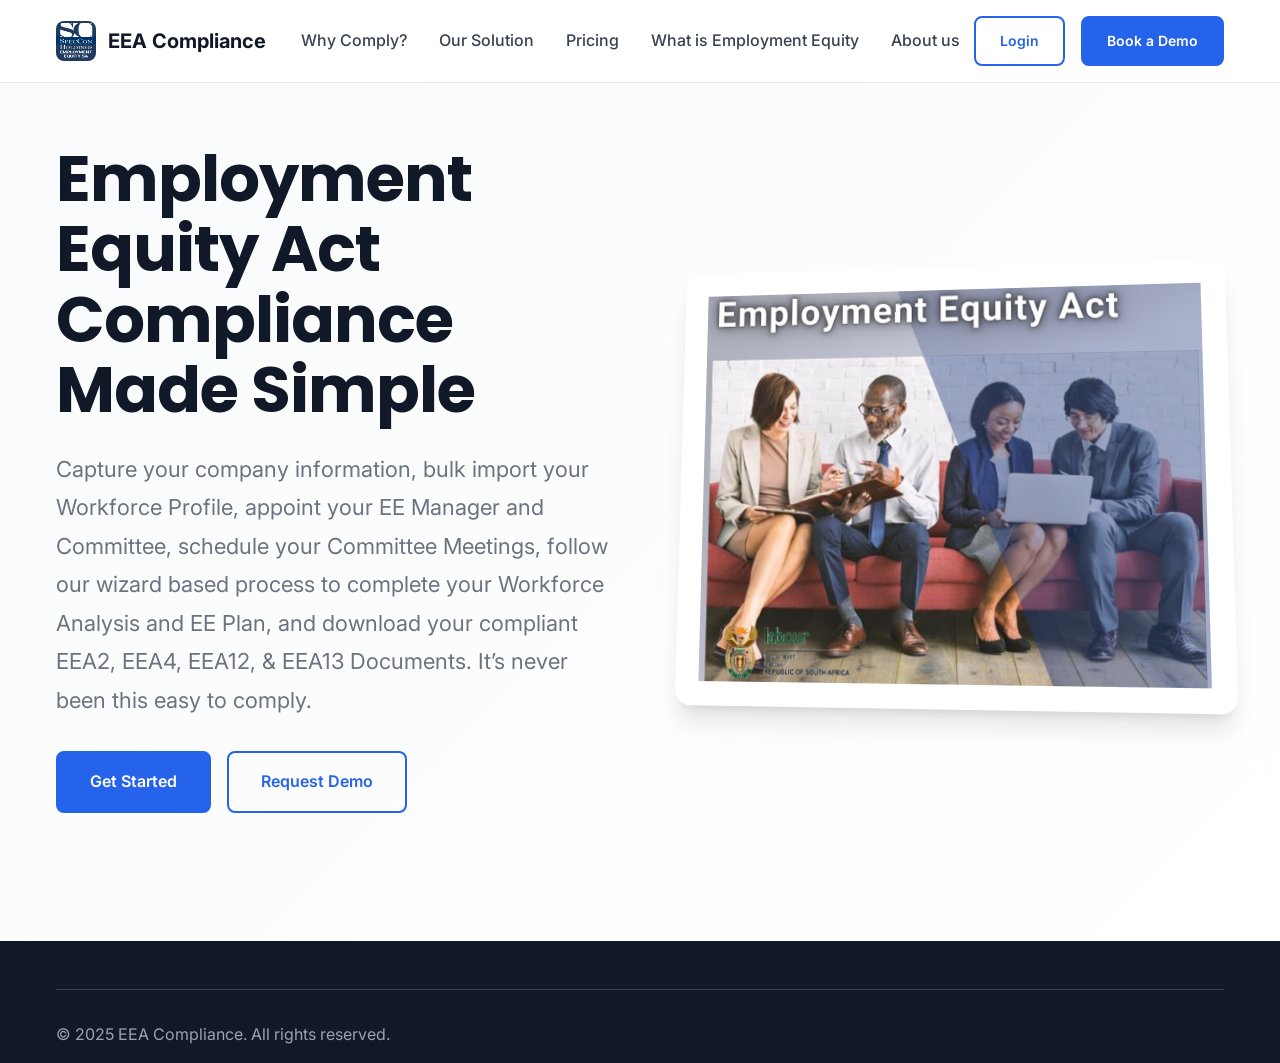
<file: index.html>
<!DOCTYPE html>
<html lang="en">
<head>
    <meta charset="UTF-8">
    <meta name="viewport" content="width=device-width, initial-scale=1.0">
    <title>Employment Equity Act Compliance Made Simple</title>
    <meta name="description" content="A comprehensive solution for Employment Equity Act Compliance. Capture company information, import workforce profiles, manage EE committees, and generate compliant EEA2, EEA4, EEA12, and EEA13 documents.">
    <meta name="keywords" content="employment equity act, EEA2, EEA4, EEA12, EEA13, workforce analysis, EE plan, compliance">
    <meta name="author" content="TAP Systems">
    
    <!-- Open Graph Meta Tags -->
    <meta property="og:title" content="Employment Equity Act Compliance Made Simple">
    <meta property="og:description" content="A comprehensive solution for Employment Equity Act Compliance.">
    <meta property="og:type" content="website">
    <meta property="og:image" content="./Images/Logo.png">
    
    <!-- Twitter Card Meta Tags -->
    <meta name="twitter:card" content="summary_large_image">
    <meta name="twitter:title" content="Employment Equity Act Compliance Made Simple">
    <meta name="twitter:description" content="A comprehensive solution for Employment Equity Act Compliance.">
    
    <!-- Google Fonts -->
    <link rel="preconnect" href="https://fonts.googleapis.com">
    <link rel="preconnect" href="https://fonts.gstatic.com" crossorigin>
    <link href="https://fonts.googleapis.com/css2?family=Inter:wght@400;500;600;700&family=Poppins:wght@600;700&display=swap" rel="stylesheet">
    
    <!-- CSS -->
    <link rel="stylesheet" href="./css/tap-text-styles.css">
    <link rel="stylesheet" href="./css/styles.css">
    
    <!-- Favicon -->
    <link rel="icon" type="image/png" href="./Images/Logo.png">
    
    <!-- Structured Data -->
    <script type="application/ld+json">
    {
        "@context": "https://schema.org",
        "@type": "WebSite",
        "name": "Employment Equity Act Compliance",
        "url": "https://example.com",
        "description": "A comprehensive solution for Employment Equity Act Compliance."
    }
    </script>
</head>
<body>
    <!-- Header -->
    <header class="header">
        <nav class="navbar">
            <div class="nav-container">
                <a href="index.html" class="nav-logo">
                    <img src="./Images/Logo.png" alt="Employment Equity Act Logo" width="40" height="40">
                    <span>EEA Compliance</span>
                </a>
                
                <div class="nav-menu" id="nav-menu">
                    <ul class="nav-list">
                        <li class="nav-item"><a href="why-comply.html" class="nav-link">Why Comply?</a></li>
                        <li class="nav-item"><a href="our-solution.html" class="nav-link">Our Solution</a></li>
                        <li class="nav-item"><a href="pricing.html" class="nav-link">Pricing</a></li>
                        <li class="nav-item"><a href="what-is-employment-equity.html" class="nav-link">What is Employment Equity</a></li>
                        <li class="nav-item"><a href="about-us.html" class="nav-link">About us</a></li>
                    </ul>
                </div>
                
                <div class="nav-actions">
                    <a href="#login" class="btn btn-outline">Login</a>
                    <a href="#signup" class="btn btn-primary">Book a Demo</a>
                </div>
                
                <div class="nav-toggle" id="nav-toggle">
                    <span class="hamburger"></span>
                </div>
            </div>
        </nav>
    </header>

    <!-- Main Content -->
    <main>
        <!-- Hero Section -->
        <section id="home" class="hero">
            <div class="container">
                <div class="hero-content">
                    <div class="hero-text">
                        <h1 class="hero-title">Employment Equity Act Compliance Made Simple</h1>
                        <p class="lead">Capture your company information, bulk import your Workforce Profile, appoint your EE Manager and Committee, schedule your Committee Meetings, follow our wizard based process to complete your Workforce Analysis and EE Plan, and download your compliant EEA2, EEA4, EEA12, & EEA13 Documents. It’s never been this easy to comply.</p>
                        <div class="hero-actions">
                            <a href="pricing.html" class="btn btn-primary btn-large">Get Started</a>
                            <a href="#demo" class="btn btn-outline btn-large">Request Demo</a>
                        </div>
                    </div>
                    <div class="hero-image">
                        <img src="./Images/Home page image.png" alt="Employment Equity Act Dashboard Preview" class="dashboard-preview" style="width: 100%; height: auto;">
                    </div>
                </div>
            </div>
        </section>
    </main>

    <!-- Footer -->
    <footer class="footer">
        <div class="container">
            <div class="footer-bottom">
                <p>&copy; 2025 EEA Compliance. All rights reserved.</p>
            </div>
        </div>
    </footer>

    <!-- Scripts -->
    <script src="./js/script.js"></script>
</body>
</html>
</file>
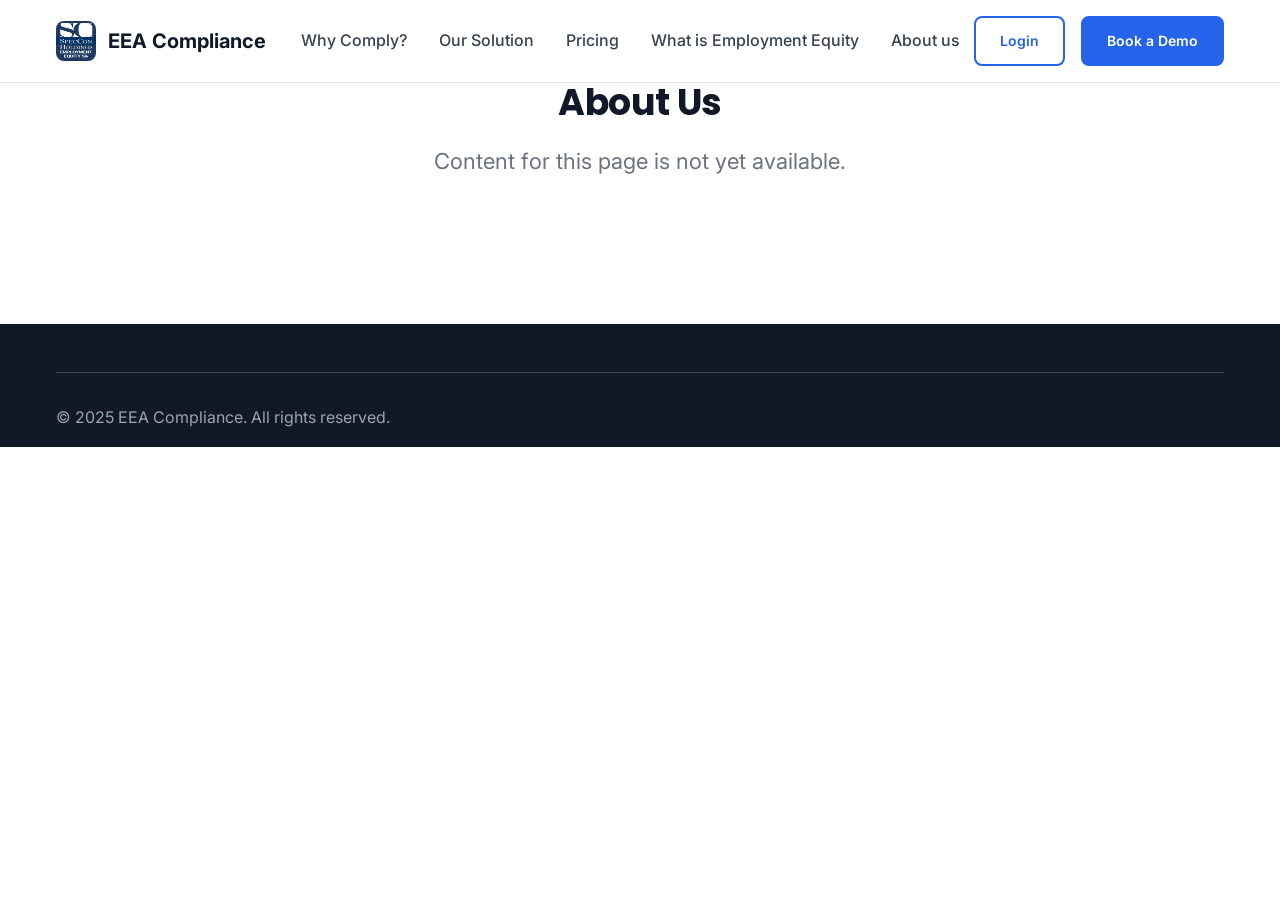
<file: about-us.html>
<!DOCTYPE html>
<html lang="en">
<head>
    <meta charset="UTF-8">
    <meta name="viewport" content="width=device-width, initial-scale=1.0">
    <title>About Us</title>
    <meta name="description" content="Learn more about our company and our mission to simplify Employment Equity Act compliance.">
    <meta name="keywords" content="about us, employment equity compliance, our mission">
    <meta name="author" content="TAP Systems">
    
    <!-- Open Graph Meta Tags -->
    <meta property="og:title" content="About Us">
    <meta property="og:description" content="Learn more about our company and our mission to simplify Employment Equity Act compliance.">
    <meta property="og:type" content="website">
    <meta property="og:image" content="./Images/Logo.png">
    
    <!-- Twitter Card Meta Tags -->
    <meta name="twitter:card" content="summary_large_image">
    <meta name="twitter:title" content="About Us">
    <meta name="twitter:description" content="Learn more about our company and our mission to simplify Employment Equity Act compliance.">
    
    <!-- Google Fonts -->
    <link rel="preconnect" href="https://fonts.googleapis.com">
    <link rel="preconnect" href="https://fonts.gstatic.com" crossorigin>
    <link href="https://fonts.googleapis.com/css2?family=Inter:wght@400;500;600;700&family=Poppins:wght@600;700&display=swap" rel="stylesheet">
    
    <!-- CSS -->
    <link rel="stylesheet" href="./css/tap-text-styles.css">
    <link rel="stylesheet" href="./css/styles.css">
    
    <!-- Favicon -->
    <link rel="icon" type="image/png" href="./Images/Logo.png">
    
    <!-- Structured Data -->
    <script type="application/ld+json">
    {
        "@context": "https://schema.org",
        "@type": "WebSite",
        "name": "Employment Equity Act Compliance",
        "url": "https://example.com",
        "description": "A comprehensive solution for Employment Equity Act Compliance."
    }
    </script>
</head>
<body>
    <!-- Header -->
    <header class="header">
        <nav class="navbar">
            <div class="nav-container">
                <a href="index.html" class="nav-logo">
                    <img src="./Images/Logo.png" alt="Employment Equity Act Logo" width="40" height="40">
                    <span>EEA Compliance</span>
                </a>
                
                <div class="nav-menu" id="nav-menu">
                    <ul class="nav-list">
                        <li class="nav-item"><a href="why-comply.html" class="nav-link">Why Comply?</a></li>
                        <li class="nav-item"><a href="our-solution.html" class="nav-link">Our Solution</a></li>
                        <li class="nav-item"><a href="pricing.html" class="nav-link">Pricing</a></li>
                        <li class="nav-item"><a href="what-is-employment-equity.html" class="nav-link">What is Employment Equity</a></li>
                        <li class="nav-item"><a href="about-us.html" class="nav-link">About us</a></li>
                    </ul>
                </div>
                
                <div class="nav-actions">
                    <a href="#login" class="btn btn-outline">Login</a>
                    <a href="#signup" class="btn btn-primary">Book a Demo</a>
                </div>
                
                <div class="nav-toggle" id="nav-toggle">
                    <span class="hamburger"></span>
                </div>
            </div>
        </nav>
    </header>

    <!-- Main Content -->
    <main>
        <section class="features">
            <div class="container">
                <div class="section-header">
                    <h2>About Us</h2>
                    <p class="lead">Content for this page is not yet available.</p>
                </div>
            </div>
        </section>
    </main>

    <!-- Footer -->
    <footer class="footer">
        <div class="container">
            <div class="footer-bottom">
                <p>&copy; 2025 EEA Compliance. All rights reserved.</p>
            </div>
        </div>
    </footer>

    <!-- Scripts -->
    <script src="./js/script.js"></script>
</body>
</html>
</file>
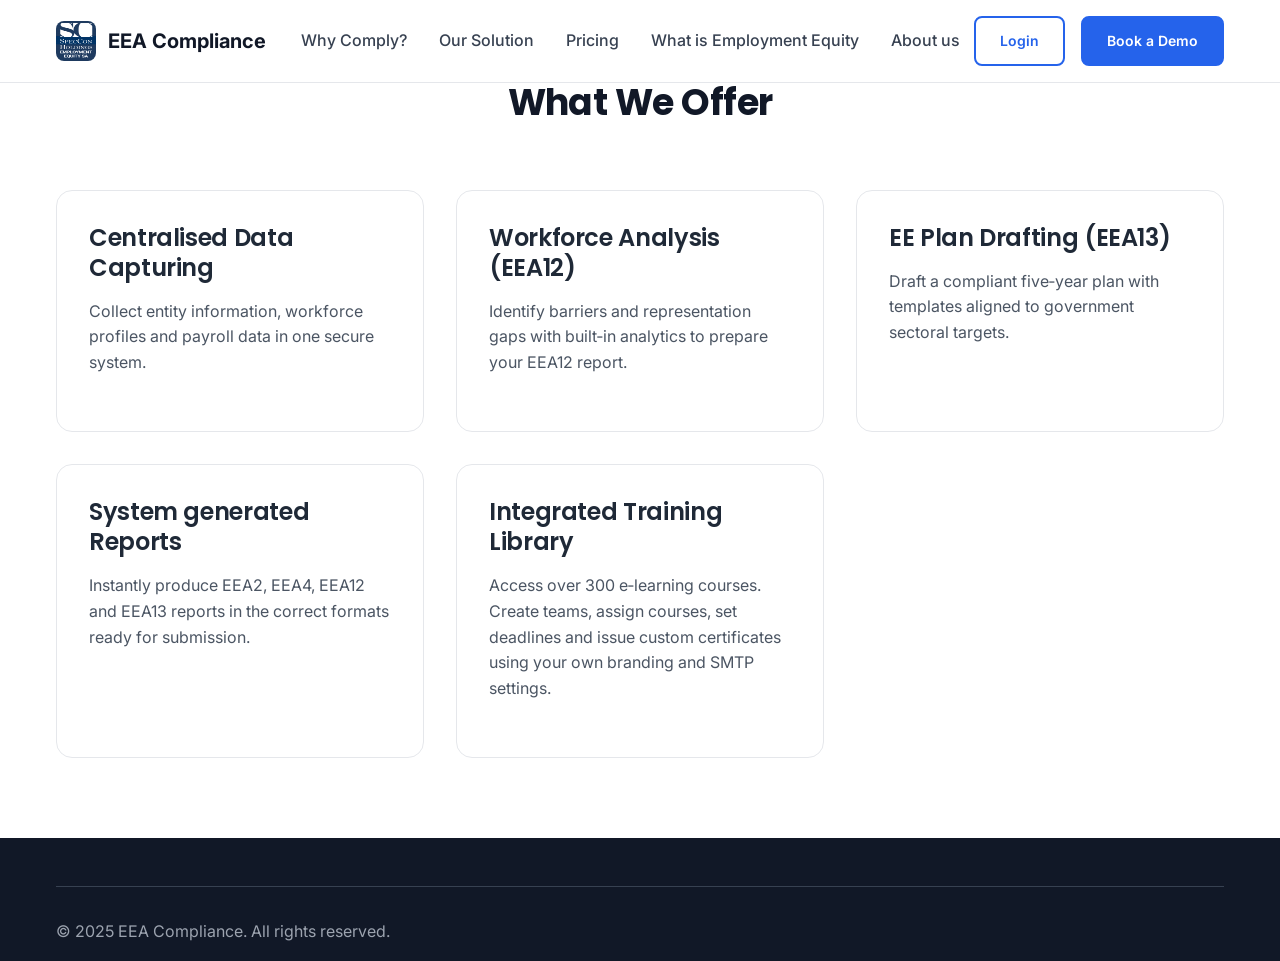
<file: our-solution.html>
<!DOCTYPE html>
<html lang="en">
<head>
    <meta charset="UTF-8">
    <meta name="viewport" content="width=device-width, initial-scale=1.0">
    <title>Our Solution for Employment Equity Act Compliance</title>
    <meta name="description" content="Our solution offers centralised data capturing, workforce analysis (EEA12), EE plan drafting (EEA13), system generated reports, and an integrated training library to ensure compliance with the Employment Equity Act 55 of 1998.">
    <meta name="keywords" content="employment equity act 55 of 1998, EEA12, EEA13, workforce analysis, EE plan, compliance solution, training library">
    <meta name="author" content="TAP Systems">
    
    <!-- Open Graph Meta Tags -->
    <meta property="og:title" content="Our Solution for Employment Equity Act Compliance">
    <meta property="og:description" content="A comprehensive solution to ensure compliance with the Employment Equity Act 55 of 1998.">
    <meta property="og:type" content="website">
    <meta property="og:image" content="./Images/Logo.png">
    
    <!-- Twitter Card Meta Tags -->
    <meta name="twitter:card" content="summary_large_image">
    <meta name="twitter:title" content="Our Solution for Employment Equity Act Compliance">
    <meta name="twitter:description" content="A comprehensive solution to ensure compliance with the Employment Equity Act 55 of 1998.">
    
    <!-- Google Fonts -->
    <link rel="preconnect" href="https://fonts.googleapis.com">
    <link rel="preconnect" href="https://fonts.gstatic.com" crossorigin>
    <link href="https://fonts.googleapis.com/css2?family=Inter:wght@400;500;600;700&family=Poppins:wght@600;700&display=swap" rel="stylesheet">
    
    <!-- CSS -->
    <link rel="stylesheet" href="./css/tap-text-styles.css">
    <link rel="stylesheet" href="./css/styles.css">
    
    <!-- Favicon -->
    <link rel="icon" type="image/png" href="./Images/Logo.png">
    
    <!-- Structured Data -->
    <script type="application/ld+json">
    {
        "@context": "https://schema.org",
        "@type": "WebSite",
        "name": "Employment Equity Act Compliance",
        "url": "https://example.com",
        "description": "A comprehensive solution for Employment Equity Act Compliance."
    }
    </script>
</head>
<body>
    <!-- Header -->
    <header class="header">
        <nav class="navbar">
            <div class="nav-container">
                <a href="index.html" class="nav-logo">
                    <img src="./Images/Logo.png" alt="Employment Equity Act Logo" width="40" height="40">
                    <span>EEA Compliance</span>
                </a>
                
                <div class="nav-menu" id="nav-menu">
                    <ul class="nav-list">
                        <li class="nav-item"><a href="why-comply.html" class="nav-link">Why Comply?</a></li>
                        <li class="nav-item"><a href="our-solution.html" class="nav-link">Our Solution</a></li>
                        <li class="nav-item"><a href="pricing.html" class="nav-link">Pricing</a></li>
                        <li class="nav-item"><a href="what-is-employment-equity.html" class="nav-link">What is Employment Equity</a></li>
                        <li class="nav-item"><a href="about-us.html" class="nav-link">About us</a></li>
                    </ul>
                </div>
                
                <div class="nav-actions">
                    <a href="#login" class="btn btn-outline">Login</a>
                    <a href="#signup" class="btn btn-primary">Book a Demo</a>
                </div>
                
                <div class="nav-toggle" id="nav-toggle">
                    <span class="hamburger"></span>
                </div>
            </div>
        </nav>
    </header>

    <!-- Main Content -->
    <main>
        <section class="features">
            <div class="container">
                <div class="section-header">
                    <h2>What We Offer</h2>
                </div>
                <div class="features-grid">
                    <div class="feature-card">
                        <h3>Centralised Data Capturing</h3>
                        <p>Collect entity information, workforce profiles and payroll data in one secure system.</p>
                    </div>
                    <div class="feature-card">
                        <h3>Workforce Analysis (EEA12)</h3>
                        <p>Identify barriers and representation gaps with built‑in analytics to prepare your EEA12 report.</p>
                    </div>
                    <div class="feature-card">
                        <h3>EE Plan Drafting (EEA13)</h3>
                        <p>Draft a compliant five‑year plan with templates aligned to government sectoral targets.</p>
                    </div>
                    <div class="feature-card">
                        <h3>System generated Reports</h3>
                        <p>Instantly produce EEA2, EEA4, EEA12 and EEA13 reports in the correct formats ready for submission.</p>
                    </div>
                    <div class="feature-card">
                        <h3>Integrated Training Library</h3>
                        <p>Access over 300 e‑learning courses. Create teams, assign courses, set deadlines and issue custom certificates using your own branding and SMTP settings.</p>
                    </div>
                </div>
            </div>
        </section>
    </main>

    <!-- Footer -->
    <footer class="footer">
        <div class="container">
            <div class="footer-bottom">
                <p>&copy; 2025 EEA Compliance. All rights reserved.</p>
            </div>
        </div>
    </footer>

    <!-- Scripts -->
    <script src="./js/script.js"></script>
</body>
</html>
</file>
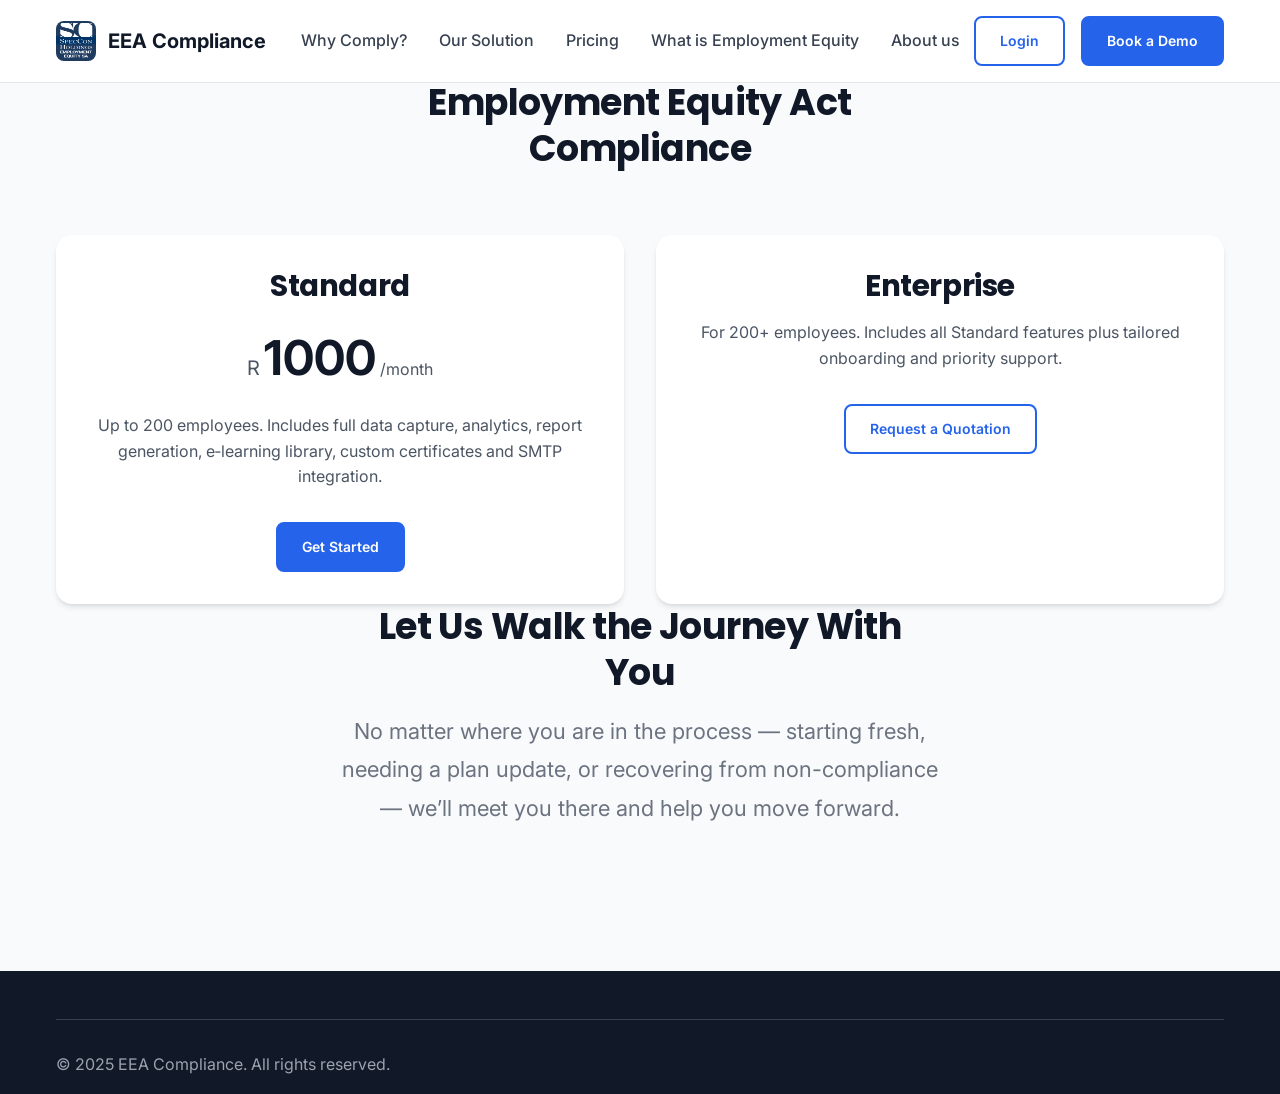
<file: pricing.html>
<!DOCTYPE html>
<html lang="en">
<head>
    <meta charset="UTF-8">
    <meta name="viewport" content="width=device-width, initial-scale=1.0">
    <title>Pricing for Employment Equity Act Compliance</title>
    <meta name="description" content="Affordable pricing packages for Employment Equity Act compliance. Choose between our Standard and Enterprise plans to get started with data capture, analytics, report generation, and more.">
    <meta name="keywords" content="employment equity act act 55 of 1998, pricing, compliance package, standard plan, enterprise plan">
    <meta name="author" content="TAP Systems">
    
    <!-- Open Graph Meta Tags -->
    <meta property="og:title" content="Pricing for Employment Equity Act Compliance">
    <meta property="og:description" content="Affordable pricing packages for Employment Equity Act compliance.">
    <meta property="og:type" content="website">
    <meta property="og:image" content="./Images/Logo.png">
    
    <!-- Twitter Card Meta Tags -->
    <meta name="twitter:card" content="summary_large_image">
    <meta name="twitter:title" content="Pricing for Employment Equity Act Compliance">
    <meta name="twitter:description" content="Affordable pricing packages for Employment Equity Act compliance.">
    
    <!-- Google Fonts -->
    <link rel="preconnect" href="https://fonts.googleapis.com">
    <link rel="preconnect" href="https://fonts.gstatic.com" crossorigin>
    <link href="https://fonts.googleapis.com/css2?family=Inter:wght@400;500;600;700&family=Poppins:wght@600;700&display=swap" rel="stylesheet">
    
    <!-- CSS -->
    <link rel="stylesheet" href="./css/tap-text-styles.css">
    <link rel="stylesheet" href="./css/styles.css">
    
    <!-- Favicon -->
    <link rel="icon" type="image/png" href="./Images/Logo.png">
    
    <!-- Structured Data -->
    <script type="application/ld+json">
    {
        "@context": "https://schema.org",
        "@type": "WebSite",
        "name": "Employment Equity Act Compliance",
        "url": "https://example.com",
        "description": "A comprehensive solution for Employment Equity Act Compliance."
    }
    </script>
</head>
<body>
    <!-- Header -->
    <header class="header">
        <nav class="navbar">
            <div class="nav-container">
                <a href="index.html" class="nav-logo">
                    <img src="./Images/Logo.png" alt="Employment Equity Act Logo" width="40" height="40">
                    <span>EEA Compliance</span>
                </a>
                
                <div class="nav-menu" id="nav-menu">
                    <ul class="nav-list">
                        <li class="nav-item"><a href="why-comply.html" class="nav-link">Why Comply?</a></li>
                        <li class="nav-item"><a href="our-solution.html" class="nav-link">Our Solution</a></li>
                        <li class="nav-item"><a href="pricing.html" class="nav-link">Pricing</a></li>
                        <li class="nav-item"><a href="what-is-employment-equity.html" class="nav-link">What is Employment Equity</a></li>
                        <li class="nav-item"><a href="about-us.html" class="nav-link">About us</a></li>
                    </ul>
                </div>
                
                <div class="nav-actions">
                    <a href="#login" class="btn btn-outline">Login</a>
                    <a href="#signup" class="btn btn-primary">Book a Demo</a>
                </div>
                
                <div class="nav-toggle" id="nav-toggle">
                    <span class="hamburger"></span>
                </div>
            </div>
        </nav>
    </header>

    <!-- Main Content -->
    <main>
        <section id="pricing" class="pricing">
            <div class="container">
                <div class="section-header">
                    <h2>Employment Equity Act Compliance</h2>
                </div>
                <div class="pricing-grid">
                    <div class="pricing-card">
                        <h3>Standard</h3>
                        <div class="price">
                            <span class="currency">R</span>
                            <span class="amount">1000</span>
                            <span class="period">/month</span>
                        </div>
                        <p>Up to 200 employees. Includes full data capture, analytics, report generation, e‑learning library, custom certificates and SMTP integration.</p>
                        <a href="#signup" class="btn btn-primary">Get Started</a>
                    </div>
                    <div class="pricing-card">
                        <h3>Enterprise</h3>
                        <p>For 200+ employees. Includes all Standard features plus tailored onboarding and priority support.</p>
                        <a href="#contact" class="btn btn-outline">Request a Quotation</a>
                    </div>
                </div>
                <div class="section-header">
                    <h2>Let Us Walk the Journey With You</h2>
                    <p class="lead">No matter where you are in the process — starting fresh, needing a plan update, or recovering from non-compliance — we’ll meet you there and help you move forward.</p>
                </div>
            </div>
        </section>
    </main>

    <!-- Footer -->
    <footer class="footer">
        <div class="container">
            <div class="footer-bottom">
                <p>&copy; 2025 EEA Compliance. All rights reserved.</p>
            </div>
        </div>
    </footer>

    <!-- Scripts -->
    <script src="./js/script.js"></script>
</body>
</html>
</file>
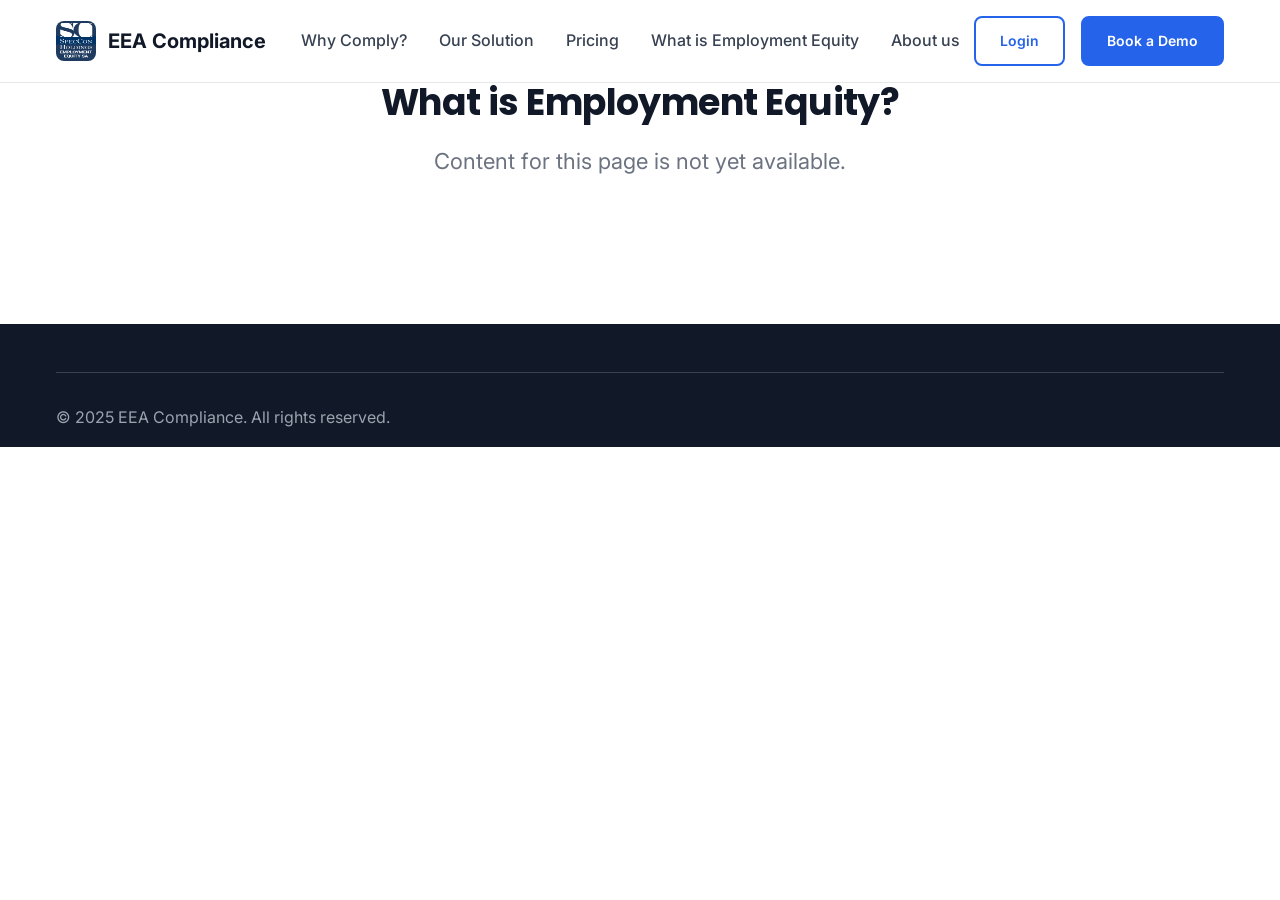
<file: what-is-employment-equity.html>
<!DOCTYPE html>
<html lang="en">
<head>
    <meta charset="UTF-8">
    <meta name="viewport" content="width=device-width, initial-scale=1.0">
    <title>What is Employment Equity?</title>
    <meta name="description" content="Learn about the meaning of employment equity and why it is important for your organization.">
    <meta name="keywords" content="what is employment equity, employment equity meaning, employment equity definition">
    <meta name="author" content="TAP Systems">
    
    <!-- Open Graph Meta Tags -->
    <meta property="og:title" content="What is Employment Equity?">
    <meta property="og:description" content="Learn about the meaning of employment equity and why it is important for your organization.">
    <meta property="og:type" content="website">
    <meta property="og:image" content="./Images/Logo.png">
    
    <!-- Twitter Card Meta Tags -->
    <meta name="twitter:card" content="summary_large_image">
    <meta name="twitter:title" content="What is Employment Equity?">
    <meta name="twitter:description" content="Learn about the meaning of employment equity and why it is important for your organization.">
    
    <!-- Google Fonts -->
    <link rel="preconnect" href="https://fonts.googleapis.com">
    <link rel="preconnect" href="https://fonts.gstatic.com" crossorigin>
    <link href="https://fonts.googleapis.com/css2?family=Inter:wght@400;500;600;700&family=Poppins:wght@600;700&display=swap" rel="stylesheet">
    
    <!-- CSS -->
    <link rel="stylesheet" href="./css/tap-text-styles.css">
    <link rel="stylesheet" href="./css/styles.css">
    
    <!-- Favicon -->
    <link rel="icon" type="image/png" href="./Images/Logo.png">
    
    <!-- Structured Data -->
    <script type="application/ld+json">
    {
        "@context": "https://schema.org",
        "@type": "WebSite",
        "name": "Employment Equity Act Compliance",
        "url": "https://example.com",
        "description": "A comprehensive solution for Employment Equity Act Compliance."
    }
    </script>
</head>
<body>
    <!-- Header -->
    <header class="header">
        <nav class="navbar">
            <div class="nav-container">
                <a href="index.html" class="nav-logo">
                    <img src="./Images/Logo.png" alt="Employment Equity Act Logo" width="40" height="40">
                    <span>EEA Compliance</span>
                </a>
                
                <div class="nav-menu" id="nav-menu">
                    <ul class="nav-list">
                        <li class="nav-item"><a href="why-comply.html" class="nav-link">Why Comply?</a></li>
                        <li class="nav-item"><a href="our-solution.html" class="nav-link">Our Solution</a></li>
                        <li class="nav-item"><a href="pricing.html" class="nav-link">Pricing</a></li>
                        <li class="nav-item"><a href="what-is-employment-equity.html" class="nav-link">What is Employment Equity</a></li>
                        <li class="nav-item"><a href="about-us.html" class="nav-link">About us</a></li>
                    </ul>
                </div>
                
                <div class="nav-actions">
                    <a href="#login" class="btn btn-outline">Login</a>
                    <a href="#signup" class="btn btn-primary">Book a Demo</a>
                </div>
                
                <div class="nav-toggle" id="nav-toggle">
                    <span class="hamburger"></span>
                </div>
            </div>
        </nav>
    </header>

    <!-- Main Content -->
    <main>
        <section class="features">
            <div class="container">
                <div class="section-header">
                    <h2>What is Employment Equity?</h2>
                    <p class="lead">Content for this page is not yet available.</p>
                </div>
            </div>
        </section>
    </main>

    <!-- Footer -->
    <footer class="footer">
        <div class="container">
            <div class="footer-bottom">
                <p>&copy; 2025 EEA Compliance. All rights reserved.</p>
            </div>
        </div>
    </footer>

    <!-- Scripts -->
    <script src="./js/script.js"></script>
</body>
</html>
</file>
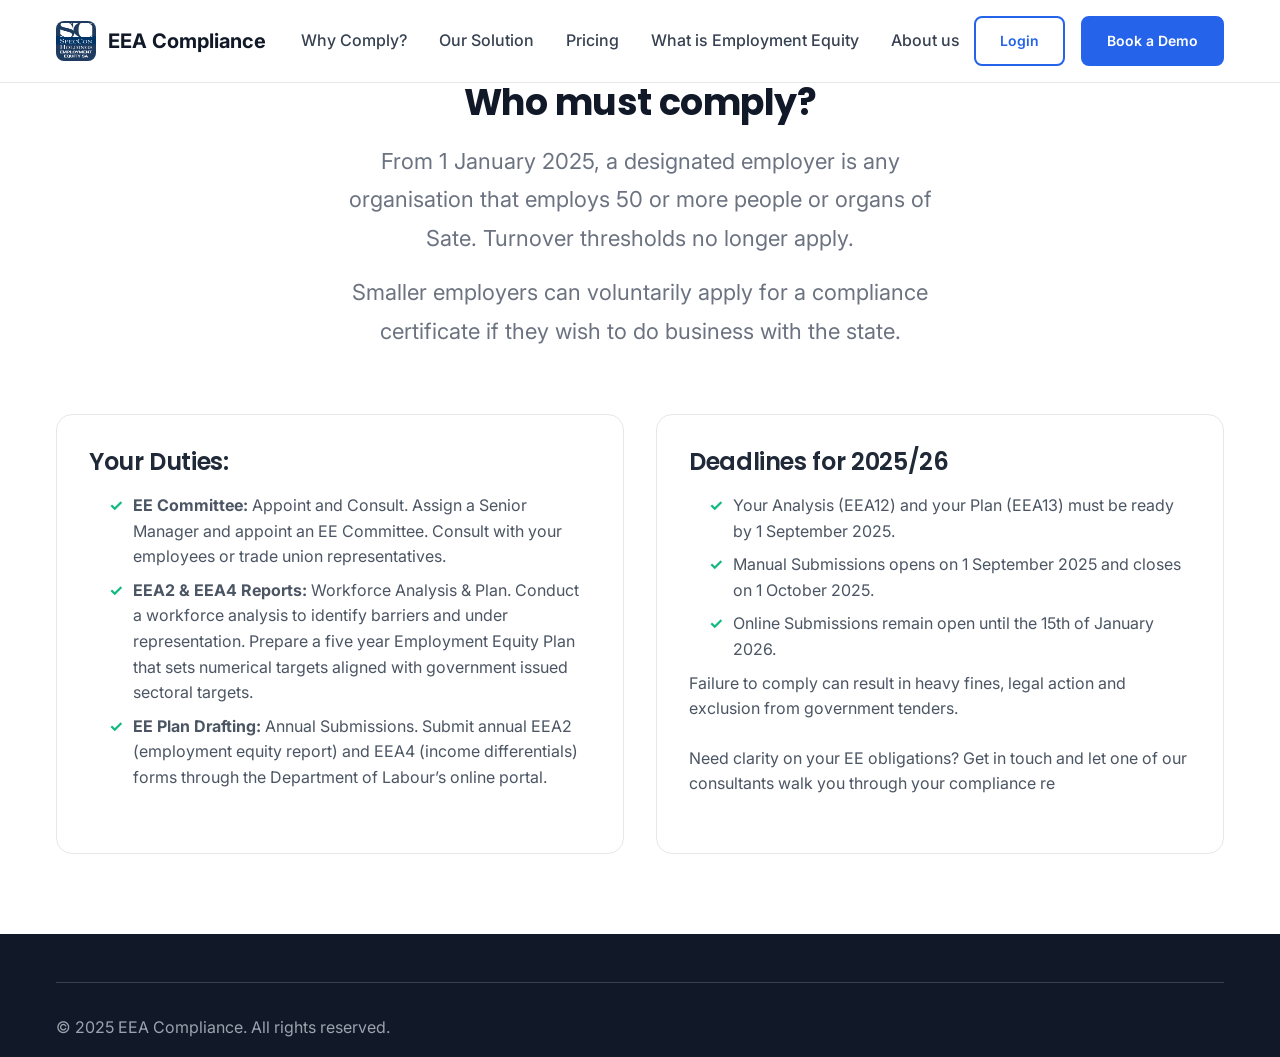
<file: why-comply.html>
<!DOCTYPE html>
<html lang="en">
<head>
    <meta charset="UTF-8">
    <meta name="viewport" content="width=device-width, initial-scale=1.0">
    <title>Why Comply with the Employment Equity Act?</title>
    <meta name="description" content="Understand your duties as a designated employer under the Employment Equity Act. Learn about EE committees, EEA2 and EEA4 reports, and submission deadlines.">
    <meta name="keywords" content="employment equity, designated employer, EE committee, EEA2, EEA4, compliance, submission deadlines">
    <meta name="author" content="TAP Systems">
    
    <!-- Open Graph Meta Tags -->
    <meta property="og:title" content="Why Comply with the Employment Equity Act?">
    <meta property="og:description" content="Understand your duties as a designated employer under the Employment Equity Act.">
    <meta property="og:type" content="website">
    <meta property="og:image" content="./Images/Logo.png">
    
    <!-- Twitter Card Meta Tags -->
    <meta name="twitter:card" content="summary_large_image">
    <meta name="twitter:title" content="Why Comply with the Employment Equity Act?">
    <meta name="twitter:description" content="Understand your duties as a designated employer under the Employment Equity Act.">
    
    <!-- Google Fonts -->
    <link rel="preconnect" href="https://fonts.googleapis.com">
    <link rel="preconnect" href="https://fonts.gstatic.com" crossorigin>
    <link href="https://fonts.googleapis.com/css2?family=Inter:wght@400;500;600;700&family=Poppins:wght@600;700&display=swap" rel="stylesheet">
    
    <!-- CSS -->
    <link rel="stylesheet" href="./css/tap-text-styles.css">
    <link rel="stylesheet" href="./css/styles.css">
    
    <!-- Favicon -->
    <link rel="icon" type="image/png" href="./Images/Logo.png">
    
    <!-- Structured Data -->
    <script type="application/ld+json">
    {
        "@context": "https://schema.org",
        "@type": "WebSite",
        "name": "Employment Equity Act Compliance",
        "url": "https://example.com",
        "description": "A comprehensive solution for Employment Equity Act Compliance."
    }
    </script>
</head>
<body>
    <!-- Header -->
    <header class="header">
        <nav class="navbar">
            <div class="nav-container">
                <a href="index.html" class="nav-logo">
                    <img src="./Images/Logo.png" alt="Employment Equity Act Logo" width="40" height="40">
                    <span>EEA Compliance</span>
                </a>
                
                <div class="nav-menu" id="nav-menu">
                    <ul class="nav-list">
                        <li class="nav-item"><a href="why-comply.html" class="nav-link">Why Comply?</a></li>
                        <li class="nav-item"><a href="our-solution.html" class="nav-link">Our Solution</a></li>
                        <li class="nav-item"><a href="pricing.html" class="nav-link">Pricing</a></li>
                        <li class="nav-item"><a href="what-is-employment-equity.html" class="nav-link">What is Employment Equity</a></li>
                        <li class="nav-item"><a href="about-us.html" class="nav-link">About us</a></li>
                    </ul>
                </div>
                
                <div class="nav-actions">
                    <a href="#login" class="btn btn-outline">Login</a>
                    <a href="#signup" class="btn btn-primary">Book a Demo</a>
                </div>
                
                <div class="nav-toggle" id="nav-toggle">
                    <span class="hamburger"></span>
                </div>
            </div>
        </nav>
    </header>

    <!-- Main Content -->
    <main>
        <section class="features">
            <div class="container">
                <div class="section-header">
                    <h2>Who must comply?</h2>
                    <p class="lead">From 1 January 2025, a designated employer is any organisation that employs 50 or more people or organs of Sate. Turnover thresholds no longer apply.</p>
					<p class="lead">Smaller employers can voluntarily apply for a compliance certificate if they wish to do business with the state.</p>
                </div>
                <div class="features-grid">
                    <div class="feature-card">
                        <h3>Your Duties:</h3>
                        <ul>
                            <li><strong>EE Committee:</strong> Appoint and Consult. Assign a Senior Manager and appoint an EE Committee. Consult with your employees or trade union representatives.</li>
                            <li><strong>EEA2 & EEA4 Reports:</strong> Workforce Analysis & Plan. Conduct a workforce analysis to identify barriers and under representation. Prepare a five year Employment Equity Plan that sets numerical targets aligned with government issued sectoral targets.</li>
                            <li><strong>EE Plan Drafting:</strong> Annual Submissions. Submit annual EEA2 (employment equity report) and EEA4 (income differentials) forms through the Department of Labour’s online portal.</li>
                        </ul>
                    </div>
                    <div class="feature-card">
                        <h3>Deadlines for 2025/26</h3>
                        <ul>
                            <li>Your Analysis (EEA12) and your Plan (EEA13) must be ready by 1 September 2025.</li>
                            <li>Manual Submissions opens on 1 September 2025 and closes on 1 October 2025.</li>
                            <li>Online Submissions remain open until the 15th of January 2026.</li>
                        </ul>
                        <p>Failure to comply can result in heavy fines, legal action and exclusion from government tenders.</p>
                        <p>Need clarity on your EE obligations? Get in touch and let one of our consultants walk you through your compliance re</p>
                    </div>
                </div>
            </div>
        </section>
    </main>

    <!-- Footer -->
    <footer class="footer">
        <div class="container">
            <div class="footer-bottom">
                <p>&copy; 2025 EEA Compliance. All rights reserved.</p>
            </div>
        </div>
    </footer>

    <!-- Scripts -->
    <script src="./js/script.js"></script>
</body>
</html>
</file>
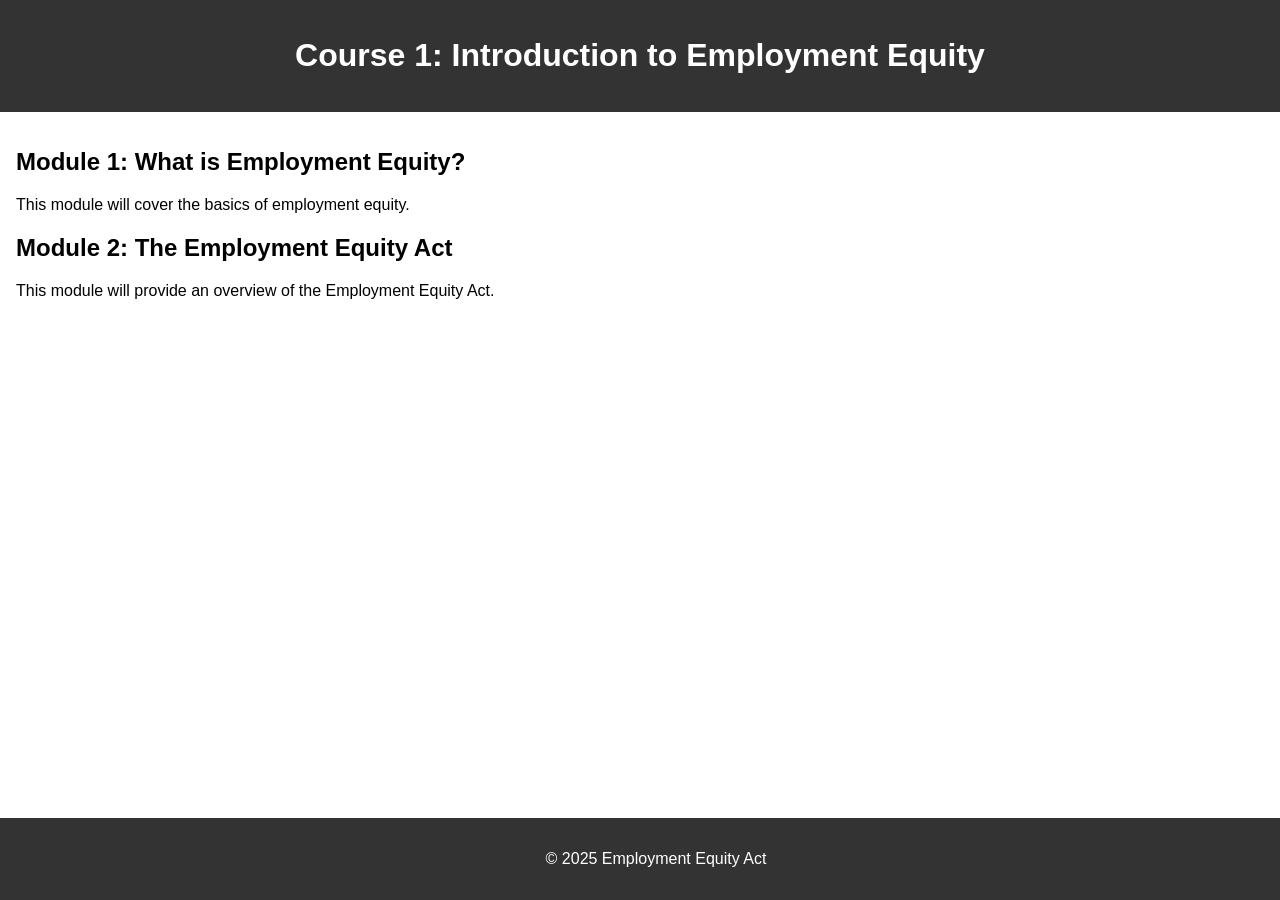
<file: Template/Employmentequityact/course1.html>
<!DOCTYPE html>
<html lang="en">
<head>
    <meta charset="UTF-8">
    <meta name="viewport" content="width=device-width, initial-scale=1.0">
    <title>Course 1: Introduction to Employment Equity</title>
    <link rel="stylesheet" href="style.css">
</head>
<body>
    <header>
        <h1>Course 1: Introduction to Employment Equity</h1>
    </header>
    <main>
        <h2>Module 1: What is Employment Equity?</h2>
        <p>This module will cover the basics of employment equity.</p>
        <h2>Module 2: The Employment Equity Act</h2>
        <p>This module will provide an overview of the Employment Equity Act.</p>
    </main>
    <footer>
        <p>&copy; 2025 Employment Equity Act</p>
    </footer>
</body>
</html>
</file>
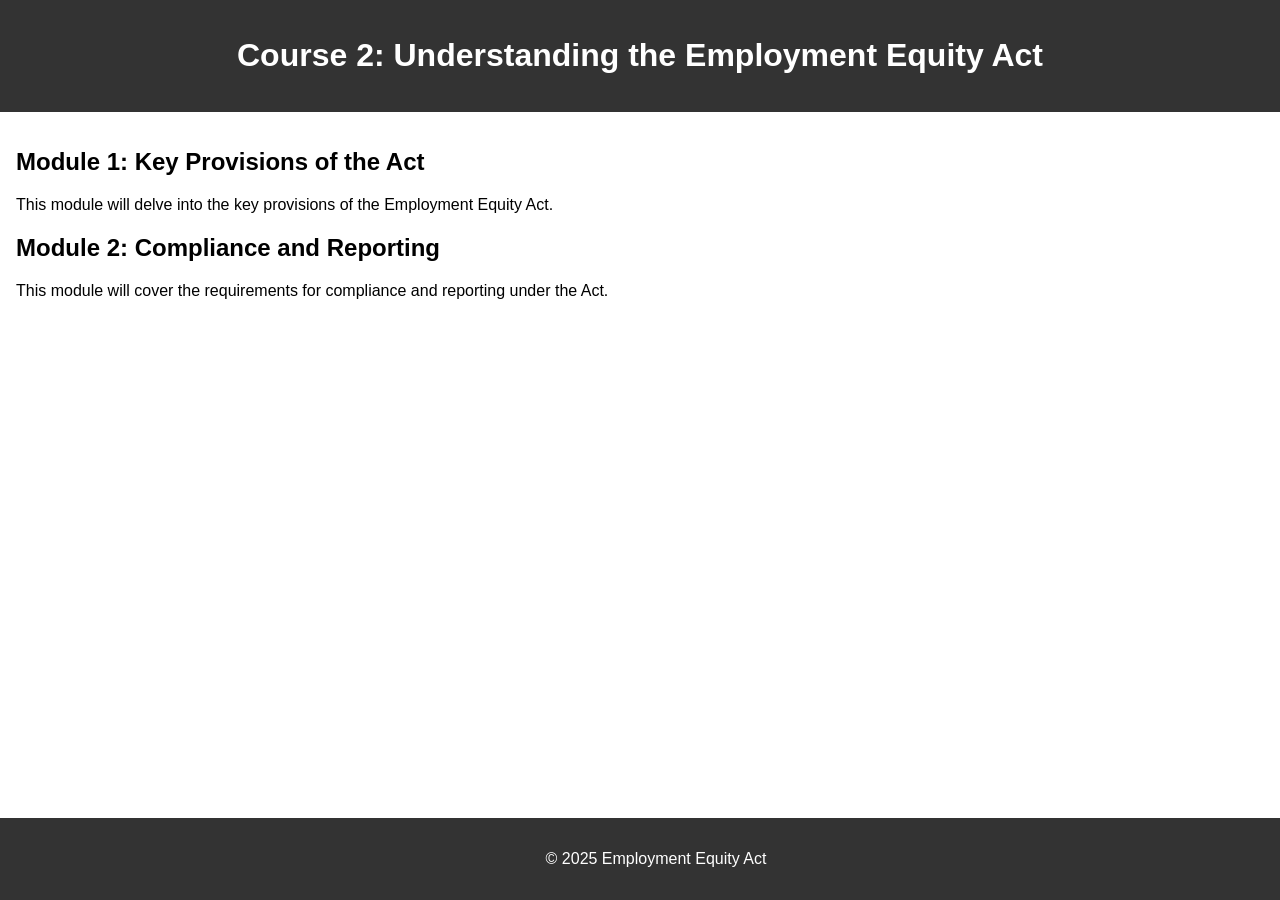
<file: Template/Employmentequityact/course2.html>
<!DOCTYPE html>
<html lang="en">
<head>
    <meta charset="UTF-8">
    <meta name="viewport" content="width=device-width, initial-scale=1.0">
    <title>Course 2: Understanding the Employment Equity Act</title>
    <link rel="stylesheet" href="style.css">
</head>
<body>
    <header>
        <h1>Course 2: Understanding the Employment Equity Act</h1>
    </header>
    <main>
        <h2>Module 1: Key Provisions of the Act</h2>
        <p>This module will delve into the key provisions of the Employment Equity Act.</p>
        <h2>Module 2: Compliance and Reporting</h2>
        <p>This module will cover the requirements for compliance and reporting under the Act.</p>
    </main>
    <footer>
        <p>&copy; 2025 Employment Equity Act</p>
    </footer>
</body>
</html>
</file>
<file: css/tap-text-styles.css>
/* TAP-inspired Text Styling Sheet
   --------------------------------------------------
   How to use:
   1) Add Google Fonts to your <head>:
      <link rel="preconnect" href="https://fonts.googleapis.com">
      <link rel="preconnect" href="https://fonts.gstatic.com" crossorigin>
      <link href="https://fonts.googleapis.com/css2?family=Inter:wght@400;500;600;700&family=Poppins:wght@600;700&display=swap" rel="stylesheet">
   2) Include this CSS after your reset/framework.
   3) Wrap long-form content in a .prose container for perfect measure.
*/

/* ---------- Root & Tokens ---------- */
:root {
  /* Fonts */
  --font-sans: "Inter", system-ui, -apple-system, "Segoe UI", Roboto, Helvetica, Arial, "Noto Sans", "Apple Color Emoji", "Segoe UI Emoji";
  --font-display: "Poppins", var(--font-sans);
  --font-mono: ui-monospace, SFMono-Regular, Menlo, Monaco, Consolas, "Liberation Mono", "Courier New", monospace;

  /* Typography rhythm */
  --text-max-width: 72ch;
  --leading-loose: 1.75;
  --leading-normal: 1.6;
  --leading-tight: 1.25;

  /* Colors (set to generic, update to match your brand) */
  --bg: #ffffff;
  --bg-soft: #f7f8fb;
  --text: #111827;
  --text-muted: #6b7280;
  --link: #2559e4;
  --link-hover: #1636a8;
  --accent: #6d28d9;
  --border: #e5e7eb;
  --code-bg: #f3f4f6;
}

@media (prefers-color-scheme: dark) {
  :root {
    --bg: #0b0f1a;
    --bg-soft: #0f1526;
    --text: #e5e7eb;
    --text-muted: #a1a1aa;
    --link: #7aa2ff;
    --link-hover: #a9c3ff;
    --accent: #a78bfa;
    --border: #1f2937;
    --code-bg: #0f172a;
  }
}

/* ---------- Base ---------- */
html { font-size: 100%; }
body {
  margin: 0;
  color: var(--text);
  background: var(--bg);
  font-family: var(--font-sans);
  line-height: var(--leading-normal);
  text-rendering: optimizeLegibility;
  -webkit-font-smoothing: antialiased;
  -moz-osx-font-smoothing: grayscale;
}

.prose {
  max-width: var(--text-max-width);
}

:where(p, ul, ol, blockquote, pre, table, img, figure) {
  margin-block: 1rem;
}

:where(h1, h2, h3, h4, h5, h6) {
  color: var(--text);
  margin: 2rem 0 0.75rem 0;
  line-height: var(--leading-tight);
  font-family: var(--font-display);
  letter-spacing: -0.015em;
}

/* ---------- Responsive Type Scale (fluid using clamp) ---------- */
h1 { font-weight: 700; font-size: clamp(2rem, 2.5vw + 1rem, 3.25rem); }
h2 { font-weight: 700; font-size: clamp(1.625rem, 1.6vw + 1rem, 2.5rem); }
h3 { font-weight: 700; font-size: clamp(1.375rem, 1.2vw + 0.9rem, 2rem); }
h4 { font-weight: 600; font-size: clamp(1.125rem, 0.6vw + 0.9rem, 1.5rem); }
h5 { font-weight: 600; font-size: clamp(1rem, 0.4vw + 0.85rem, 1.25rem); }
h6 { font-weight: 600; font-size: 1rem; letter-spacing: 0.01em; }

p { font-size: 1rem; }
.lead { font-size: clamp(1.125rem, 0.6vw + 1rem, 1.375rem); color: var(--text-muted); line-height: var(--leading-loose); }
.small { font-size: 0.875rem; }
.caption { font-size: 0.8125rem; color: var(--text-muted); }
.kicker { font: 600 0.75rem/1 var(--font-sans); letter-spacing: .12em; text-transform: uppercase; color: var(--accent); }

/* ---------- Links ---------- */
a { color: var(--link); text-decoration: none; }
a:hover, a:focus { color: var(--link-hover); text-decoration: underline; text-underline-offset: 3px; }
a:focus-visible { outline: 2px dashed var(--accent); outline-offset: 3px; border-radius: 2px; }

/* ---------- Lists ---------- */
ul, ol { padding-inline-start: 1.25rem; }
li { margin-block: 0.35rem; }
ol { list-style: decimal; }
ul { list-style: disc; }

/* ---------- Quotes ---------- */
blockquote {
  padding: 0.75rem 1rem;
  border-left: 4px solid var(--accent);
  background: var(--bg-soft);
  color: var(--text-muted);
  font-style: italic;
}

/* ---------- Code ---------- */
code, pre { font-family: var(--font-mono); }
pre {
  padding: 1rem;
  background: var(--code-bg);
  border: 1px solid var(--border);
  border-radius: 0.5rem;
  overflow: auto;
}
code {
  background: var(--code-bg);
  padding: 0.15em 0.35em;
  border-radius: 0.35rem;
  border: 1px solid var(--border);
}

/* ---------- Tables ---------- */
table { width: 100%; border-collapse: collapse; font-size: 0.95rem; }
th, td { padding: 0.75rem; border: 1px solid var(--border); }
th { text-align: left; font-weight: 600; background: var(--bg-soft); }

/* ---------- Utilities ---------- */
.text-muted { color: var(--text-muted); }
.text-center { text-align: center; }
.text-gradient {
  background-image: linear-gradient(90deg, var(--link), var(--accent));
  -webkit-background-clip: text; background-clip: text; color: transparent;
}
.max-w-prose { max-width: var(--text-max-width); }
.nowrap { white-space: nowrap; }

/* ---------- Vertical rhythm helpers ---------- */
:where(h1, h2, h3, h4, h5, h6) + :where(p, ul, ol) { margin-top: 0.25rem; }
p + p { margin-top: 0.75rem; }

/* ---------- Print tweaks ---------- */
@media print {
  a { text-decoration: none; color: black; }
  .text-gradient { color: black; background: none; -webkit-background-clip: initial; background-clip: initial; }
}
</file>
<file: css/styles.css>
/* Modern CSS Variables and Resets */
* {
    margin: 0;
    padding: 0;
    box-sizing: border-box;
}

:root {
    /* Brand Colors */
    --primary-color: #2563eb;
    --primary-light: #3b82f6;
    --primary-dark: #1d4ed8;
    --secondary-color: #6366f1;
    --accent-color: #8b5cf6;
    
    /* Neutral Colors */
    --gray-50: #f9fafb;
    --gray-100: #f3f4f6;
    --gray-200: #e5e7eb;
    --gray-300: #d1d5db;
    --gray-400: #9ca3af;
    --gray-500: #6b7280;
    --gray-600: #4b5563;
    --gray-700: #374151;
    --gray-800: #1f2937;
    --gray-900: #111827;
    
    /* Semantic Colors */
    --success-color: #10b981;
    --warning-color: #f59e0b;
    --error-color: #ef4444;
    
    /* Layout */
    --max-width: 1200px;
    --section-padding: 5rem 0;
    --container-padding: 0 1rem;
    
    /* Shadows */
    --shadow-sm: 0 1px 2px 0 rgb(0 0 0 / 0.05);
    --shadow-md: 0 4px 6px -1px rgb(0 0 0 / 0.1), 0 2px 4px -2px rgb(0 0 0 / 0.1);
    --shadow-lg: 0 10px 15px -3px rgb(0 0 0 / 0.1), 0 4px 6px -4px rgb(0 0 0 / 0.1);
    --shadow-xl: 0 20px 25px -5px rgb(0 0 0 / 0.1), 0 8px 10px -6px rgb(0 0 0 / 0.1);
    
    /* Transitions */
    --transition: all 0.3s ease;
}

/* Global Styles */
body {
    overflow-x: hidden;
}

.container {
    max-width: var(--max-width);
    margin: 0 auto;
    padding: var(--container-padding);
}

/* Buttons */
.btn {
    display: inline-flex;
    align-items: center;
    justify-content: center;
    padding: 0.75rem 1.5rem;
    border-radius: 0.5rem;
    text-decoration: none;
    font-weight: 600;
    transition: var(--transition);
    border: 2px solid transparent;
    cursor: pointer;
    font-size: 0.875rem;
}

.btn-primary {
    background: var(--primary-color);
    color: white;
    border-color: var(--primary-color);
}

.btn-primary:hover {
    background: var(--primary-dark);
    border-color: var(--primary-dark);
    transform: translateY(-1px);
    box-shadow: var(--shadow-lg);
}

.btn-outline {
    background: transparent;
    color: var(--primary-color);
    border-color: var(--primary-color);
}

.btn-outline:hover {
    background: var(--primary-color);
    color: white;
    transform: translateY(-1px);
    box-shadow: var(--shadow-lg);
}

.btn-large {
    padding: 1rem 2rem;
    font-size: 1rem;
}

.btn-full {
    width: 100%;
}

/* Header */
.header {
    background: rgba(255, 255, 255, 0.95);
    backdrop-filter: blur(10px);
    position: fixed;
    top: 0;
    left: 0;
    right: 0;
    z-index: 1000;
    border-bottom: 1px solid var(--gray-200);
}

.navbar {
    padding: 1rem 0;
}

.nav-container {
    display: flex;
    align-items: center;
    justify-content: space-between;
    max-width: var(--max-width);
    margin: 0 auto;
    padding: var(--container-padding);
}

.nav-logo {
    display: flex;
    align-items: center;
    gap: 0.75rem;
    text-decoration: none;
    font-weight: 700;
    font-size: 1.25rem;
    color: var(--gray-900);
}

.nav-logo img {
    border-radius: 0.5rem;
}

.nav-menu {
    display: flex;
}

.nav-list {
    display: flex;
    list-style: none;
    gap: 2rem;
}

.nav-link {
    text-decoration: none;
    color: var(--gray-700);
    font-weight: 500;
    transition: var(--transition);
    position: relative;
}

.nav-link:hover {
    color: var(--primary-color);
}

.nav-link::after {
    content: '';
    position: absolute;
    bottom: -0.5rem;
    left: 0;
    right: 0;
    height: 2px;
    background: var(--primary-color);
    transform: scaleX(0);
    transition: var(--transition);
}

.nav-link:hover::after {
    transform: scaleX(1);
}

.nav-actions {
    display: flex;
    align-items: center;
    gap: 1rem;
}

.nav-toggle {
    display: none;
    flex-direction: column;
    cursor: pointer;
}

.hamburger {
    width: 25px;
    height: 3px;
    background: var(--gray-700);
    margin: 3px 0;
    transition: var(--transition);
}

/* Hero Section */
.hero {
    padding: 8rem 0 6rem 0;
    background: linear-gradient(135deg, var(--gray-50) 0%, #ffffff 100%);
    position: relative;
}

.hero-content {
    display: grid;
    grid-template-columns: 1fr 1fr;
    gap: 4rem;
    align-items: center;
}

.hero-text {
    max-width: 600px;
}

.hero-title {
    margin: 1rem 0 1.5rem 0;
    font-size: clamp(2.5rem, 5vw, 4rem);
    line-height: 1.1;
}

.hero-actions {
    display: flex;
    gap: 1rem;
    margin: 2rem 0;
}

.hero-stats {
    display: flex;
    gap: 3rem;
    margin-top: 3rem;
}

.stat h3 {
    font-size: 2rem;
    color: var(--primary-color);
    margin-bottom: 0.5rem;
}

.stat p {
    color: var(--gray-600);
    font-size: 0.875rem;
}

.hero-image {
    position: relative;
}

.dashboard-preview {
    background: white;
    border-radius: 1rem;
    box-shadow: var(--shadow-xl);
    padding: 1.5rem;
    transform: perspective(800px) rotateX(5deg) rotateY(-5deg);
    transition: var(--transition);
}

.dashboard-preview:hover {
    transform: perspective(800px) rotateX(0deg) rotateY(0deg);
}

.dashboard-header {
    display: flex;
    align-items: center;
    justify-content: space-between;
    margin-bottom: 1.5rem;
    padding-bottom: 1rem;
    border-bottom: 1px solid var(--gray-200);
}

.dashboard-nav {
    display: flex;
    gap: 0.5rem;
}

.nav-dot {
    width: 12px;
    height: 12px;
    border-radius: 50%;
    background: var(--gray-300);
}

.nav-dot:first-child {
    background: var(--error-color);
}

.nav-dot:nth-child(2) {
    background: var(--warning-color);
}

.nav-dot:last-child {
    background: var(--success-color);
}

.dashboard-content {
    display: grid;
    gap: 1.5rem;
}

.chart-container {
    display: flex;
    align-items: end;
    gap: 0.5rem;
    height: 120px;
    padding: 1rem;
    background: var(--gray-50);
    border-radius: 0.5rem;
}

.chart-bar {
    flex: 1;
    background: linear-gradient(to top, var(--primary-color), var(--primary-light));
    border-radius: 0.25rem;
    animation: grow 2s ease-out;
}

@keyframes grow {
    from { height: 0; }
}

.metrics-grid {
    display: grid;
    grid-template-columns: 1fr 1fr;
    gap: 1rem;
}

.metric-card {
    background: var(--gray-50);
    padding: 1rem;
    border-radius: 0.5rem;
    text-align: center;
}

.metric-value {
    font-size: 1.5rem;
    font-weight: 700;
    color: var(--primary-color);
}

.metric-label {
    font-size: 0.75rem;
    color: var(--gray-600);
    margin-top: 0.25rem;
}

/* Section Headers */
.section-header {
    text-align: center;
    max-width: 600px;
    margin: 0 auto 4rem auto;
}

.section-header .lead {
    margin-top: 1rem;
}

/* Features Section */
.features {
    padding: var(--section-padding);
    background: white;
}

.features-grid {
    display: grid;
    grid-template-columns: repeat(auto-fit, minmax(350px, 1fr));
    gap: 2rem;
}

.feature-card-link {
    text-decoration: none;
    color: inherit;
    display: block;
    transition: all 0.3s ease;
}

.feature-card-link:hover {
    transform: translateY(-2px);
}

.feature-card {
    padding: 2rem;
    background: white;
    border: 1px solid var(--gray-200);
    border-radius: 1rem;
    transition: var(--transition);
    position: relative;
}

.feature-card::before {
    content: '';
    position: absolute;
    inset: 0;
    border-radius: 1rem;
    padding: 2px;
    background: linear-gradient(135deg, var(--primary-color), var(--accent-color));
    mask: linear-gradient(#fff 0 0) content-box, linear-gradient(#fff 0 0);
    mask-composite: exclude;
    opacity: 0;
    transition: var(--transition);
}

.feature-card:hover::before {
    opacity: 1;
}

.feature-card-link:hover .feature-card {
    transform: translateY(-5px);
    box-shadow: var(--shadow-xl);
    border-color: var(--primary-color);
}

.feature-icon {
    width: 3rem;
    height: 3rem;
    background: linear-gradient(135deg, var(--primary-color), var(--primary-light));
    border-radius: 0.75rem;
    display: flex;
    align-items: center;
    justify-content: center;
    color: white;
    margin-bottom: 1.5rem;
}

.feature-card h3 {
    margin-bottom: 1rem;
    color: var(--gray-900);
}

.feature-card p {
    color: var(--gray-600);
    margin-bottom: 1.5rem;
}

.feature-card ul {
    list-style: none;
}

.feature-card li {
    position: relative;
    padding-left: 1.5rem;
    margin-bottom: 0.5rem;
    color: var(--gray-600);
}

.feature-card li::before {
    content: '✓';
    position: absolute;
    left: 0;
    color: var(--success-color);
    font-weight: bold;
}

/* Solutions Section */
.solutions {
    padding: var(--section-padding);
    background: var(--gray-50);
}

.solutions-grid {
    display: grid;
    grid-template-columns: repeat(auto-fit, minmax(300px, 1fr));
    gap: 2rem;
}

.solution-card {
    background: white;
    padding: 2rem;
    border-radius: 1rem;
    box-shadow: var(--shadow-md);
    transition: var(--transition);
}

.solution-card:hover {
    transform: translateY(-3px);
    box-shadow: var(--shadow-xl);
}

.solution-card h3 {
    color: var(--gray-900);
    margin-bottom: 1rem;
}

.solution-card p {
    color: var(--gray-600);
    margin-bottom: 1.5rem;
}

.solution-features {
    display: flex;
    flex-wrap: wrap;
    gap: 0.5rem;
}

.solution-features span {
    background: var(--primary-color);
    color: white;
    padding: 0.25rem 0.75rem;
    border-radius: 999px;
    font-size: 0.75rem;
    font-weight: 500;
}

/* Academy Section */
.academy {
    padding: var(--section-padding);
    background: white;
}

.academy-content {
    display: grid;
    grid-template-columns: 1fr 1fr;
    gap: 4rem;
    align-items: center;
}

.academy-features {
    margin: 2rem 0;
}

.academy-feature {
    margin-bottom: 2rem;
}

.academy-feature h4 {
    color: var(--gray-900);
    margin-bottom: 0.5rem;
}

.academy-feature p {
    color: var(--gray-600);
}

.academy-visual {
    position: relative;
}

.course-cards {
    display: flex;
    flex-direction: column;
    gap: 1rem;
}

.course-card {
    background: white;
    padding: 1.5rem;
    border-radius: 0.75rem;
    box-shadow: var(--shadow-md);
    border-left: 4px solid var(--primary-color);
}

.course-header {
    font-weight: 600;
    color: var(--gray-900);
    margin-bottom: 1rem;
}

.course-progress {
    display: flex;
    align-items: center;
    gap: 1rem;
}

.progress-bar {
    flex: 1;
    height: 8px;
    background: var(--gray-200);
    border-radius: 4px;
    overflow: hidden;
}

.progress-fill {
    height: 100%;
    background: linear-gradient(to right, var(--primary-color), var(--success-color));
    transition: width 1s ease;
}

.course-progress span {
    font-size: 0.875rem;
    color: var(--gray-600);
    font-weight: 500;
}

/* Pricing Section */
.pricing {
    padding: var(--section-padding);
    background: var(--gray-50);
}

.pricing-grid {
    display: grid;
    grid-template-columns: repeat(auto-fit, minmax(300px, 1fr));
    gap: 2rem;
}

.pricing-card {
    background: white;
    padding: 2rem;
    border-radius: 1rem;
    box-shadow: var(--shadow-md);
    text-align: center;
    position: relative;
    transition: var(--transition);
}

.pricing-card:hover {
    transform: translateY(-5px);
    box-shadow: var(--shadow-xl);
}

.pricing-card.featured {
    transform: scale(1.05);
    border: 2px solid var(--primary-color);
}

.popular-badge {
    position: absolute;
    top: -0.5rem;
    left: 50%;
    transform: translateX(-50%);
    background: var(--primary-color);
    color: white;
    padding: 0.25rem 1rem;
    border-radius: 999px;
    font-size: 0.75rem;
    font-weight: 600;
}

.pricing-card h3 {
    margin-bottom: 1rem;
    color: var(--gray-900);
}

.price {
    display: flex;
    align-items: baseline;
    justify-content: center;
    margin-bottom: 1rem;
}

.currency {
    font-size: 1.25rem;
    color: var(--gray-600);
}

.amount {
    font-size: 3rem;
    font-weight: 700;
    color: var(--gray-900);
    margin: 0 0.25rem;
}

.period {
    color: var(--gray-600);
}

.pricing-card p {
    color: var(--gray-600);
    margin-bottom: 2rem;
}

.pricing-features {
    list-style: none;
    margin-bottom: 2rem;
    text-align: left;
}

.pricing-features li {
    padding: 0.5rem 0;
    position: relative;
    padding-left: 1.5rem;
    color: var(--gray-600);
}

.pricing-features li::before {
    content: '✓';
    position: absolute;
    left: 0;
    color: var(--success-color);
    font-weight: bold;
}

/* Contact Section */
.contact {
    padding: var(--section-padding);
    background: white;
}

.contact-content {
    display: grid;
    grid-template-columns: 1fr 1fr;
    gap: 4rem;
    align-items: start;
}

.contact-info {
    margin-top: 2rem;
}

.contact-item {
    margin-bottom: 1rem;
}

.contact-item strong {
    color: var(--gray-900);
}

.contact-item a {
    color: var(--primary-color);
    text-decoration: none;
}

.contact-item a:hover {
    text-decoration: underline;
}

.contact-form {
    background: var(--gray-50);
    padding: 2rem;
    border-radius: 1rem;
}

.form-group {
    margin-bottom: 1.5rem;
}

.form-group label {
    display: block;
    margin-bottom: 0.5rem;
    font-weight: 500;
    color: var(--gray-700);
}

.form-group input,
.form-group textarea {
    width: 100%;
    padding: 0.75rem;
    border: 2px solid var(--gray-200);
    border-radius: 0.5rem;
    font-family: inherit;
    font-size: 1rem;
    transition: var(--transition);
}

.form-group input:focus,
.form-group textarea:focus {
    outline: none;
    border-color: var(--primary-color);
    box-shadow: 0 0 0 3px rgba(37, 99, 235, 0.1);
}

.form-group textarea {
    resize: vertical;
    min-height: 100px;
}

/* Footer */
.footer {
    background: var(--gray-900);
    color: var(--gray-300);
    padding: 3rem 0 1rem 0;
}

.footer-content {
    display: grid;
    grid-template-columns: 1fr 2fr;
    gap: 4rem;
    margin-bottom: 2rem;
}

.footer-brand {
    max-width: 300px;
}

.footer-logo {
    display: flex;
    align-items: center;
    gap: 0.75rem;
    text-decoration: none;
    color: white;
    font-weight: 700;
    font-size: 1.25rem;
    margin-bottom: 1rem;
}

.footer-brand p {
    line-height: 1.6;
}

.footer-links {
    display: grid;
    grid-template-columns: repeat(4, 1fr);
    gap: 2rem;
}

.footer-column h4 {
    color: white;
    margin-bottom: 1rem;
    font-size: 1rem;
}

.footer-column ul {
    list-style: none;
}

.footer-column li {
    margin-bottom: 0.5rem;
}

.footer-column a {
    color: var(--gray-400);
    text-decoration: none;
    transition: var(--transition);
}

.footer-column a:hover {
    color: white;
}

.footer-bottom {
    display: flex;
    align-items: center;
    justify-content: space-between;
    padding-top: 2rem;
    border-top: 1px solid var(--gray-700);
    color: var(--gray-400);
}

.footer-social {
    display: flex;
    gap: 1rem;
}

.footer-social a {
    display: flex;
    align-items: center;
    justify-content: center;
    width: 2.5rem;
    height: 2.5rem;
    background: var(--gray-800);
    border-radius: 0.5rem;
    color: var(--gray-400);
    transition: var(--transition);
}

.footer-social a:hover {
    background: var(--primary-color);
    color: white;
    transform: translateY(-2px);
}

/* Responsive Design */
@media (max-width: 768px) {
    .nav-menu,
    .nav-actions {
        display: none;
    }
    
    .nav-toggle {
        display: flex;
    }
    
    .hero-content,
    .academy-content,
    .contact-content {
        grid-template-columns: 1fr;
        gap: 2rem;
    }
    
    .hero-actions {
        flex-direction: column;
    }
    
    .hero-stats {
        gap: 1.5rem;
    }
    
    .features-grid {
        grid-template-columns: 1fr;
    }
    
    .solutions-grid {
        grid-template-columns: 1fr;
    }
    
    .pricing-grid {
        grid-template-columns: 1fr;
    }
    
    .pricing-card.featured {
        transform: none;
    }
    
    .footer-content {
        grid-template-columns: 1fr;
        gap: 2rem;
    }
    
    .footer-links {
        grid-template-columns: repeat(2, 1fr);
    }
    
    .footer-bottom {
        flex-direction: column;
        gap: 1rem;
    }
}

@media (max-width: 480px) {
    .container {
        padding: 0 0.75rem;
    }
    
    .hero {
        padding: 6rem 0 4rem 0;
    }
    
    .hero-title {
        font-size: 2rem;
    }
    
    .hero-actions {
        gap: 0.5rem;
    }
    
    .btn-large {
        padding: 0.875rem 1.5rem;
    }
    
    .hero-stats {
        flex-direction: column;
        gap: 1rem;
        text-align: center;
    }
    
    .dashboard-preview {
        padding: 1rem;
        transform: none;
    }
    
    .section-header {
        margin-bottom: 2rem;
    }
    
    .feature-card,
    .solution-card,
    .pricing-card {
        padding: 1.5rem;
    }
    
    .footer-links {
        grid-template-columns: 1fr;
    }
}

/* Animations */
@media (prefers-reduced-motion: no-preference) {
    .feature-card,
    .solution-card,
    .pricing-card,
    .course-card {
        animation: fadeInUp 0.6s ease-out forwards;
        opacity: 0;
        transform: translateY(20px);
    }
    
    .feature-card:nth-child(1) { animation-delay: 0.1s; }
    .feature-card:nth-child(2) { animation-delay: 0.2s; }
    .feature-card:nth-child(3) { animation-delay: 0.3s; }
    .feature-card:nth-child(4) { animation-delay: 0.4s; }
    .feature-card:nth-child(5) { animation-delay: 0.5s; }
    .feature-card:nth-child(6) { animation-delay: 0.6s; }
}

@keyframes fadeInUp {
    to {
        opacity: 1;
        transform: translateY(0);
    }
}

/* Smooth scrolling */
html {
    scroll-behavior: smooth;
}

/* Focus styles for accessibility */
.btn:focus-visible,
input:focus-visible,
textarea:focus-visible {
    outline: 2px solid var(--primary-color);
    outline-offset: 2px;
}

/* Courses Section Styles */
.courses {
    padding: var(--section-padding);
    background: var(--gray-50);
}

.categories-grid {
    display: grid;
    grid-template-columns: repeat(auto-fit, minmax(300px, 1fr));
    gap: 2rem;
    margin-top: 3rem;
}

.category-card-link {
    text-decoration: none;
    color: inherit;
    display: block;
    transition: all 0.3s ease;
}

.category-card {
    background: white;
    border-radius: 1rem;
    padding: 2rem;
    text-align: center;
    cursor: pointer;
    transition: var(--transition);
    box-shadow: var(--shadow-sm);
    border: 1px solid var(--gray-200);
}

.category-card-link:hover .category-card {
    transform: translateY(-4px);
    box-shadow: var(--shadow-lg);
    border-color: var(--primary-color);
}

.category-image {
    margin-bottom: 1.5rem;
    display: flex;
    justify-content: center;
    align-items: center;
    width: 80px;
    height: 80px;
    margin: 0 auto 1.5rem;
    background: linear-gradient(135deg, var(--primary-color), var(--secondary-color));
    border-radius: 1rem;
    color: white;
    font-size: 2rem;
    font-weight: bold;
}

.category-card h3 {
    color: var(--gray-800);
    margin-bottom: 1rem;
    font-size: 1.5rem;
    font-weight: 600;
}

.category-card p {
    color: var(--gray-600);
    margin-bottom: 1.5rem;
    line-height: 1.6;
}

.category-stats {
    padding-top: 1rem;
    border-top: 1px solid var(--gray-200);
}

.course-count {
    background: var(--primary-color);
    color: white;
    padding: 0.5rem 1rem;
    border-radius: 2rem;
    font-size: 0.875rem;
    font-weight: 500;
}

.category-actions {
    margin-top: 1.5rem;
}

.courses-hero {
    background: linear-gradient(135deg, var(--primary-color), var(--secondary-color));
    color: white;
    padding: 6rem 0 4rem;
}

.courses-hero .hero-title {
    color: white;
}

.courses-hero .lead {
    color: rgba(255, 255, 255, 0.9);
}

.benefits {
    padding: var(--section-padding);
    background: white;
}

.benefits-grid {
    display: grid;
    grid-template-columns: repeat(auto-fit, minmax(250px, 1fr));
    gap: 2rem;
    margin-top: 3rem;
}

.benefit-item {
    text-align: center;
    padding: 2rem 1rem;
}

.benefit-icon {
    font-size: 3rem;
    margin-bottom: 1rem;
}

.benefit-item h3 {
    color: var(--gray-800);
    margin-bottom: 1rem;
    font-size: 1.25rem;
    font-weight: 600;
}

.benefit-item p {
    color: var(--gray-600);
    line-height: 1.6;
}

/* Breadcrumb Styles */
.breadcrumb {
    padding: 1rem 0;
    background: var(--gray-50);
    border-bottom: 1px solid var(--gray-200);
}

.breadcrumb-nav {
    display: flex;
    align-items: center;
    gap: 0.5rem;
    font-size: 0.875rem;
}

.breadcrumb-nav a {
    color: var(--primary-color);
    text-decoration: none;
}

.breadcrumb-nav a:hover {
    text-decoration: underline;
}

.breadcrumb-nav span {
    color: var(--gray-400);
}

/* Category Hero Styles */
.category-hero {
    padding: 4rem 0;
    background: linear-gradient(135deg, var(--primary-color), var(--secondary-color));
    color: white;
    text-align: center;
}

.category-hero-content h1 {
    color: white;
    margin: 1.5rem 0 1rem;
    font-size: 2.5rem;
    font-weight: 700;
}

.category-hero-content .lead {
    color: rgba(255, 255, 255, 0.9);
    margin-bottom: 2rem;
    max-width: 600px;
    margin-left: auto;
    margin-right: auto;
}

.category-icon {
    margin-bottom: 1rem;
}

/* Courses Listing Styles */
.courses-listing {
    padding: var(--section-padding);
    background: var(--gray-50);
}

/* Learning Paths Styles */
.learning-paths {
    padding: var(--section-padding);
    background: white;
}

.paths-grid {
    display: grid;
    grid-template-columns: repeat(auto-fit, minmax(300px, 1fr));
    gap: 2rem;
    margin-top: 3rem;
}

.path-card {
    background: var(--gray-50);
    border-radius: 1rem;
    padding: 2rem;
    border: 1px solid var(--gray-200);
}

.path-card h3 {
    color: var(--gray-800);
    margin-bottom: 1.5rem;
    font-size: 1.25rem;
    font-weight: 600;
}

.path-courses {
    display: flex;
    flex-direction: column;
    gap: 0.75rem;
    margin-bottom: 1.5rem;
}

.path-step {
    background: white;
    padding: 0.75rem 1rem;
    border-radius: 0.5rem;
    border: 1px solid var(--gray-300);
    font-size: 0.875rem;
    color: var(--gray-700);
    position: relative;
    padding-left: 2.5rem;
}

.path-step:before {
    content: attr(data-step);
    position: absolute;
    left: 1rem;
    color: var(--primary-color);
    font-weight: 600;
}

.path-duration {
    color: var(--primary-color);
    font-weight: 600;
    font-size: 0.875rem;
    margin: 0;
}

/* Features Page Styles */
.features-hero {
    background: linear-gradient(135deg, var(--primary-color), var(--secondary-color));
    color: white;
    padding: 6rem 0 4rem;
    text-align: center;
}

.features-hero h1 {
    color: white;
    margin-bottom: 1.5rem;
}

.features-hero .lead {
    color: rgba(255, 255, 255, 0.9);
    max-width: 600px;
    margin: 0 auto;
}

.core-features {
    padding: var(--section-padding);
    background: var(--gray-50);
}

.features-grid {
    display: grid;
    grid-template-columns: repeat(auto-fit, minmax(350px, 1fr));
    gap: 2rem;
    margin-top: 3rem;
}

.feature-card {
    background: white;
    border-radius: 1rem;
    padding: 2rem;
    border: 1px solid var(--gray-200);
    transition: var(--transition);
}

.feature-card:hover {
    transform: translateY(-4px);
    box-shadow: var(--shadow-lg);
}

.feature-icon {
    font-size: 3rem;
    margin-bottom: 1.5rem;
}

.feature-card h3 {
    color: var(--gray-800);
    margin-bottom: 1rem;
    font-size: 1.5rem;
    font-weight: 600;
}

.feature-card p {
    color: var(--gray-600);
    margin-bottom: 1.5rem;
    line-height: 1.6;
}

.feature-list {
    list-style: none;
    padding: 0;
    margin: 0;
}

.feature-list li {
    color: var(--gray-700);
    margin-bottom: 0.5rem;
    padding-left: 1.5rem;
    position: relative;
    font-size: 0.875rem;
}

.feature-list li:before {
    content: '✓';
    color: var(--success-color);
    position: absolute;
    left: 0;
    font-weight: bold;
}

.advanced-features {
    padding: var(--section-padding);
    background: white;
}

.advanced-grid {
    display: flex;
    flex-direction: column;
    gap: 4rem;
    margin-top: 3rem;
}

.advanced-item {
    display: grid;
    grid-template-columns: 1fr 1fr;
    gap: 3rem;
    align-items: center;
}

.advanced-item.reverse {
    direction: rtl;
}

.advanced-item.reverse > * {
    direction: ltr;
}

.advanced-content h3 {
    color: var(--gray-800);
    margin-bottom: 1rem;
    font-size: 1.75rem;
    font-weight: 600;
}

.advanced-content p {
    color: var(--gray-600);
    margin-bottom: 1.5rem;
    line-height: 1.6;
}

.advanced-features-list {
    display: flex;
    flex-wrap: wrap;
    gap: 0.5rem;
}

.advanced-features-list span {
    background: var(--primary-color);
    color: white;
    padding: 0.5rem 1rem;
    border-radius: 2rem;
    font-size: 0.875rem;
    font-weight: 500;
}

.advanced-visual {
    display: flex;
    justify-content: center;
    align-items: center;
    min-height: 300px;
}

.chart-placeholder {
    background: var(--gray-100);
    border: 2px dashed var(--gray-300);
    border-radius: 1rem;
    padding: 2rem;
    text-align: center;
    font-size: 1.5rem;
    color: var(--gray-500);
    width: 100%;
    height: 250px;
    display: flex;
    align-items: center;
    justify-content: center;
}

.feature-comparison {
    padding: var(--section-padding);
    background: var(--gray-50);
}

.comparison-table {
    margin-top: 3rem;
    background: white;
    border-radius: 1rem;
    overflow: hidden;
    box-shadow: var(--shadow-sm);
}

.comparison-header,
.comparison-row {
    display: grid;
    grid-template-columns: 2fr 1fr 1fr;
    align-items: center;
}

.comparison-header {
    background: var(--gray-800);
    color: white;
    padding: 1.5rem;
    font-weight: 600;
}

.comparison-row {
    padding: 1.5rem;
    border-bottom: 1px solid var(--gray-200);
}

.comparison-row:last-child {
    border-bottom: none;
}

.comparison-row:nth-child(even) {
    background: var(--gray-50);
}

.feature-name {
    font-weight: 600;
    color: var(--gray-800);
}

.basic-lms {
    text-align: center;
    color: var(--gray-600);
}

.tap-lms {
    text-align: center;
    color: var(--primary-color);
    font-weight: 600;
}

/* Course Listing Styles */
.course-listing {
    margin-top: 3rem;
}

.course-header {
    display: flex;
    align-items: center;
    gap: 1rem;
    margin-bottom: 2rem;
}

.course-header h3 {
    color: var(--gray-800);
    font-size: 2rem;
    font-weight: 600;
}

.courses-grid {
    display: grid;
    grid-template-columns: repeat(auto-fill, minmax(280px, 1fr));
    gap: 1.5rem;
}

.course-card {
    background: white;
    border-radius: 1rem;
    overflow: hidden;
    cursor: pointer;
    transition: var(--transition);
    box-shadow: var(--shadow-sm);
    border: 1px solid var(--gray-200);
}

.course-card:hover {
    transform: translateY(-2px);
    box-shadow: var(--shadow-md);
}

.course-banner {
    width: 100%;
    height: 200px;
    background: linear-gradient(135deg, var(--primary-color), var(--secondary-color));
    display: flex;
    align-items: center;
    justify-content: center;
    color: white;
    font-size: 3rem;
    font-weight: bold;
}

.course-info {
    padding: 1.5rem;
}

.course-info h4 {
    color: var(--gray-800);
    margin-bottom: 0.5rem;
    font-size: 1.25rem;
    font-weight: 600;
}

.course-info p {
    color: var(--gray-600);
    font-size: 0.875rem;
    line-height: 1.5;
    margin-bottom: 1rem;
}

.course-meta {
    display: flex;
    justify-content: space-between;
    align-items: center;
    padding-top: 1rem;
    border-top: 1px solid var(--gray-200);
}

.course-duration {
    color: var(--gray-500);
    font-size: 0.875rem;
}

.course-level {
    background: var(--gray-100);
    color: var(--gray-700);
    padding: 0.25rem 0.75rem;
    border-radius: 1rem;
    font-size: 0.75rem;
    font-weight: 500;
}

/* Course Detail Styles */
.course-detail {
    margin-top: 3rem;
}

.course-detail-header {
    margin-bottom: 2rem;
}

.course-detail-content {
    background: white;
    border-radius: 1rem;
    padding: 2rem;
    box-shadow: var(--shadow-sm);
}

.course-detail-banner {
    width: 100%;
    height: 300px;
    background: linear-gradient(135deg, var(--primary-color), var(--secondary-color));
    border-radius: 1rem;
    margin-bottom: 2rem;
    display: flex;
    align-items: center;
    justify-content: center;
    color: white;
    font-size: 4rem;
    font-weight: bold;
}

.course-detail-content h1 {
    color: var(--gray-800);
    margin-bottom: 1rem;
    font-size: 2.5rem;
    font-weight: 700;
}

.course-description {
    color: var(--gray-600);
    line-height: 1.6;
    margin-bottom: 2rem;
    font-size: 1.125rem;
}

.course-outline {
    margin-top: 2rem;
}

.course-outline h3 {
    color: var(--gray-800);
    margin-bottom: 1.5rem;
    font-size: 1.5rem;
    font-weight: 600;
}

.unit {
    margin-bottom: 1rem;
    background: white;
    border-radius: 0.5rem;
    border: 1px solid var(--gray-200);
    overflow: hidden;
}

.unit-header {
    padding: 1.25rem;
    background: var(--gray-50);
    border-left: 4px solid var(--primary-color);
    cursor: pointer;
    display: flex;
    justify-content: space-between;
    align-items: center;
    transition: var(--transition);
}

.unit-header:hover {
    background: var(--gray-100);
}

.unit-header h4 {
    color: var(--gray-800);
    margin: 0;
    font-size: 1.25rem;
    font-weight: 600;
}

.unit-toggle {
    color: var(--primary-color);
    font-size: 1.5rem;
    font-weight: bold;
    transition: transform 0.3s ease;
}

.unit-toggle.expanded {
    transform: rotate(45deg);
}

.unit-content {
    padding: 0;
    max-height: 0;
    overflow: hidden;
    transition: max-height 0.3s ease, padding 0.3s ease;
}

.unit-content.expanded {
    padding: 1.25rem;
    max-height: 1000px;
}

.unit-topics {
    list-style: none;
    padding-left: 0;
    margin: 0;
}

.unit-topics li {
    color: var(--gray-600);
    margin-bottom: 0.75rem;
    padding-left: 1.5rem;
    position: relative;
    line-height: 1.5;
    font-size: 0.95rem;
}

.unit-topics li:before {
    content: '•';
    color: var(--primary-color);
    position: absolute;
    left: 0;
    font-weight: bold;
}

.unit-topics li:last-child {
    margin-bottom: 0;
}

/* Responsive Design */
@media (max-width: 768px) {
    .categories-grid {
        grid-template-columns: 1fr;
        gap: 1rem;
    }
    
    .category-card {
        padding: 1.5rem;
    }
    
    .courses-grid {
        grid-template-columns: 1fr;
    }
    
    .course-header {
        flex-direction: column;
        align-items: flex-start;
        gap: 0.5rem;
    }
    
    .course-header h3 {
        font-size: 1.5rem;
    }
    
    .course-detail-content {
        padding: 1.5rem;
    }
    
    .course-detail-content h1 {
        font-size: 2rem;
    }
    
    .course-detail-banner {
        height: 200px;
        font-size: 3rem;
    }
}

/* Print styles */
/* Feature Page Styles */
.breadcrumb {
    padding: 1rem 0;
    background: var(--gray-50);
    border-bottom: 1px solid var(--gray-200);
}

.breadcrumb-list {
    list-style: none;
    display: flex;
    align-items: center;
    gap: 0.5rem;
    margin: 0;
    padding: 0;
}

.breadcrumb-list li:not(:last-child):after {
    content: '/';
    margin-left: 0.5rem;
    color: var(--gray-400);
}

.breadcrumb-list a {
    color: var(--primary-color);
    text-decoration: none;
    font-size: 0.875rem;
}

.breadcrumb-list a:hover {
    text-decoration: underline;
}

.breadcrumb-list li[aria-current="page"] {
    color: var(--gray-600);
    font-size: 0.875rem;
}

.feature-hero {
    padding: 4rem 0;
    background: linear-gradient(135deg, var(--gray-50) 0%, white 100%);
}

.devexpress-screenshot {
    max-width: 800px;
    margin: 0 auto;
    text-align: center;
}

.screenshot-image {
    width: 100%;
    height: auto;
    border-radius: 1rem;
    box-shadow: var(--shadow-xl);
    margin-bottom: 1.5rem;
}

.screenshot-caption h3 {
    color: var(--gray-900);
    margin-bottom: 0.5rem;
    font-size: 1.5rem;
    font-weight: 600;
}

.screenshot-caption p {
    color: var(--gray-600);
    font-size: 1rem;
}

.feature-icon-large {
    width: 80px;
    height: 80px;
    background: var(--primary-color);
    border-radius: 1rem;
    display: flex;
    align-items: center;
    justify-content: center;
    color: white;
    margin-bottom: 1.5rem;
}

.feature-overview {
    padding: var(--section-padding);
}

.benefits-grid {
    display: grid;
    grid-template-columns: repeat(auto-fit, minmax(280px, 1fr));
    gap: 2rem;
    margin-top: 3rem;
}

.benefit-card {
    background: white;
    padding: 2rem;
    border-radius: 1rem;
    box-shadow: var(--shadow-sm);
    border: 1px solid var(--gray-100);
    transition: var(--transition);
}

.benefit-card:hover {
    box-shadow: var(--shadow-md);
    transform: translateY(-2px);
}

.benefit-icon {
    width: 48px;
    height: 48px;
    background: var(--primary-color);
    border-radius: 0.75rem;
    display: flex;
    align-items: center;
    justify-content: center;
    color: white;
    margin-bottom: 1rem;
}

.benefit-card h3 {
    color: var(--gray-800);
    margin-bottom: 0.75rem;
    font-size: 1.25rem;
    font-weight: 600;
}

.benefit-card p {
    color: var(--gray-600);
    line-height: 1.6;
}

.feature-screenshots {
    padding: var(--section-padding);
    background: var(--gray-50);
}

.screenshots-grid {
    display: grid;
    grid-template-columns: repeat(auto-fit, minmax(320px, 1fr));
    gap: 2rem;
    margin-top: 3rem;
}

.screenshot-placeholder {
    background: white;
    border-radius: 1rem;
    box-shadow: var(--shadow-sm);
    overflow: hidden;
    border: 1px solid var(--gray-200);
}

.placeholder-content {
    padding: 3rem 2rem;
    text-align: center;
}

.placeholder-content svg {
    color: var(--gray-300);
    margin-bottom: 1.5rem;
}

.placeholder-content h3 {
    color: var(--gray-800);
    margin-bottom: 0.75rem;
    font-size: 1.25rem;
    font-weight: 600;
}

.placeholder-content p {
    color: var(--gray-600);
    line-height: 1.5;
}

.feature-specs {
    padding: var(--section-padding);
}

.specs-content {
    display: grid;
    grid-template-columns: 2fr 1fr;
    gap: 4rem;
    align-items: start;
}

.specs-list {
    display: grid;
    grid-template-columns: repeat(auto-fit, minmax(280px, 1fr));
    gap: 2rem;
    margin-top: 2rem;
}

.spec-category h3 {
    color: var(--gray-800);
    margin-bottom: 1rem;
    font-size: 1.25rem;
    font-weight: 600;
}

.spec-category ul {
    list-style: none;
    padding: 0;
}

.spec-category li {
    color: var(--gray-600);
    padding: 0.5rem 0;
    padding-left: 1.5rem;
    position: relative;
    line-height: 1.5;
}

.spec-category li:before {
    content: '✓';
    color: var(--primary-color);
    position: absolute;
    left: 0;
    font-weight: bold;
}

.specs-visual {
    background: white;
    padding: 2rem;
    border-radius: 1rem;
    box-shadow: var(--shadow-sm);
    border: 1px solid var(--gray-100);
}

.related-features {
    padding: var(--section-padding);
    background: var(--gray-50);
}

.related-grid {
    display: grid;
    grid-template-columns: repeat(auto-fit, minmax(280px, 1fr));
    gap: 2rem;
    margin-top: 3rem;
}

.related-card {
    background: white;
    padding: 2rem;
    border-radius: 1rem;
    box-shadow: var(--shadow-sm);
    border: 1px solid var(--gray-100);
    text-align: center;
}

.related-icon {
    width: 48px;
    height: 48px;
    background: var(--secondary-color);
    border-radius: 0.75rem;
    display: flex;
    align-items: center;
    justify-content: center;
    color: white;
    margin: 0 auto 1rem;
}

.related-card h3 {
    color: var(--gray-800);
    margin-bottom: 0.75rem;
    font-size: 1.25rem;
    font-weight: 600;
}

.related-card p {
    color: var(--gray-600);
    line-height: 1.6;
    margin-bottom: 1.5rem;
}

.btn-small {
    padding: 0.5rem 1rem;
    font-size: 0.875rem;
}

.feature-cta {
    padding: var(--section-padding);
    background: var(--primary-color);
    color: white;
    text-align: center;
}

.cta-content h2 {
    color: white;
    margin-bottom: 1rem;
    font-size: 2.5rem;
    font-weight: 700;
}

.cta-content p {
    color: rgba(255, 255, 255, 0.9);
    font-size: 1.125rem;
    line-height: 1.6;
    margin-bottom: 2rem;
    max-width: 600px;
    margin-left: auto;
    margin-right: auto;
}

.cta-actions {
    display: flex;
    gap: 1rem;
    justify-content: center;
    align-items: center;
    flex-wrap: wrap;
}

/* Custom visual elements for feature pages */
.dashboard-mockup {
    background: white;
    border-radius: 1rem;
    box-shadow: var(--shadow-lg);
    padding: 1.5rem;
    border: 1px solid var(--gray-200);
}

.dashboard-header {
    display: flex;
    justify-content: space-between;
    align-items: center;
    padding-bottom: 1rem;
    border-bottom: 1px solid var(--gray-200);
    margin-bottom: 1rem;
}

.dashboard-title {
    font-weight: 600;
    color: var(--gray-800);
}

.dashboard-controls {
    display: flex;
    gap: 0.5rem;
}

.control-button {
    padding: 0.25rem 0.75rem;
    background: var(--gray-100);
    border-radius: 0.375rem;
    font-size: 0.875rem;
    color: var(--gray-600);
}

.dashboard-grid {
    display: grid;
    grid-template-columns: 1fr 1fr;
    gap: 1rem;
}

.widget-card {
    background: var(--gray-50);
    border-radius: 0.75rem;
    padding: 1rem;
    border: 1px solid var(--gray-200);
}

.widget-header {
    font-weight: 600;
    color: var(--gray-700);
    margin-bottom: 0.75rem;
    font-size: 0.875rem;
}

.chart-area {
    height: 80px;
    display: flex;
    align-items: end;
    justify-content: center;
}

.chart-bars {
    display: flex;
    gap: 0.25rem;
    align-items: end;
    height: 60px;
}

.chart-bar {
    width: 12px;
    background: var(--primary-color);
    border-radius: 2px 2px 0 0;
    opacity: 0.8;
}

.stats-grid {
    display: grid;
    grid-template-columns: 1fr 1fr;
    gap: 0.75rem;
}

.stat-item {
    text-align: center;
}

.stat-number {
    font-size: 1.5rem;
    font-weight: 700;
    color: var(--primary-color);
}

.stat-label {
    font-size: 0.75rem;
    color: var(--gray-600);
    margin-top: 0.25rem;
}

@media (max-width: 768px) {
    .feature-hero .hero-content {
        flex-direction: column;
    }
    
    .specs-content {
        grid-template-columns: 1fr;
        gap: 2rem;
    }
    
    .cta-actions {
        flex-direction: column;
    }
    
    .cta-content h2 {
        font-size: 2rem;
    }
    
    .dashboard-grid {
        grid-template-columns: 1fr;
    }
}

/* Screenshot Items */
.screenshot-item {
    background: white;
    border-radius: 1rem;
    box-shadow: var(--shadow-sm);
    overflow: hidden;
    border: 1px solid var(--gray-200);
}

.screenshot-item .screenshot-image {
    width: 100%;
    height: auto;
    display: block;
}

.screenshot-content {
    padding: 1.5rem;
}

.screenshot-content h3 {
    color: var(--gray-800);
    margin-bottom: 0.75rem;
    font-size: 1.25rem;
    font-weight: 600;
}

.screenshot-content p {
    color: var(--gray-600);
    line-height: 1.5;
}

/* Final Printed Form Section */
.final-printed-form {
    padding: var(--section-padding);
    background: white;
}

.form-showcase {
    display: grid;
    grid-template-columns: 1fr 1fr;
    gap: 4rem;
    align-items: center;
    margin-top: 3rem;
}

.form-image {
    text-align: center;
}

.form-screenshot {
    width: 100%;
    max-width: 500px;
    height: auto;
    border-radius: 1rem;
    box-shadow: var(--shadow-xl);
    border: 1px solid var(--gray-200);
}

.form-details h3 {
    color: var(--gray-900);
    margin-bottom: 1rem;
    font-size: 1.75rem;
    font-weight: 600;
}

.form-details p {
    color: var(--gray-600);
    margin-bottom: 1.5rem;
    line-height: 1.6;
}

.form-details ul {
    list-style: none;
    margin-bottom: 2rem;
    padding: 0;
}

.form-details ul li {
    display: flex;
    align-items: flex-start;
    margin-bottom: 0.75rem;
    color: var(--gray-600);
}

.form-details ul li:before {
    content: "✓";
    color: var(--primary-600);
    font-weight: bold;
    margin-right: 0.75rem;
    margin-top: 0.1rem;
}

.form-actions {
    display: flex;
    gap: 1rem;
    flex-wrap: wrap;
}

@media (max-width: 768px) {
    .form-showcase {
        grid-template-columns: 1fr;
        gap: 2rem;
        text-align: center;
    }
    
    .form-actions {
        justify-content: center;
    }
}

/* Lightbox Styles */
.lightbox {
    display: none;
    position: fixed;
    top: 0;
    left: 0;
    width: 100%;
    height: 100%;
    background-color: rgba(0, 0, 0, 0.9);
    z-index: 9999;
    cursor: pointer;
}

.lightbox.active {
    display: flex;
    align-items: center;
    justify-content: center;
    animation: fadeIn 0.3s ease-in-out;
}

.lightbox-content {
    position: relative;
    max-width: 90%;
    max-height: 90%;
    border-radius: 0.5rem;
    overflow: hidden;
    cursor: default;
}

.lightbox-image {
    width: 100%;
    height: 100%;
    object-fit: contain;
    display: block;
}

.lightbox-close {
    position: absolute;
    top: 1rem;
    right: 1rem;
    background: rgba(0, 0, 0, 0.7);
    color: white;
    border: none;
    border-radius: 50%;
    width: 40px;
    height: 40px;
    font-size: 1.5rem;
    cursor: pointer;
    display: flex;
    align-items: center;
    justify-content: center;
    transition: background-color 0.2s ease;
}

.lightbox-close:hover {
    background: rgba(0, 0, 0, 0.9);
}

.lightbox-info {
    position: absolute;
    bottom: 0;
    left: 0;
    right: 0;
    background: linear-gradient(transparent, rgba(0, 0, 0, 0.8));
    color: white;
    padding: 2rem 1.5rem 1.5rem;
    text-align: center;
}

.lightbox-title {
    font-size: 1.25rem;
    font-weight: 600;
    margin-bottom: 0.5rem;
}

.lightbox-description {
    font-size: 0.9rem;
    opacity: 0.9;
}

/* Make images clickable */
.screenshot-item .screenshot-image,
.form-screenshot {
    cursor: pointer;
    transition: transform 0.2s ease, box-shadow 0.2s ease;
}

.screenshot-item .screenshot-image:hover,
.form-screenshot:hover {
    transform: translateY(-2px);
    box-shadow: var(--shadow-xl);
}

@keyframes fadeIn {
    from {
        opacity: 0;
    }
    to {
        opacity: 1;
    }
}

@media (max-width: 768px) {
    .lightbox-content {
        max-width: 95%;
        max-height: 95%;
    }
    
    .lightbox-close {
        top: 0.5rem;
        right: 0.5rem;
        width: 35px;
        height: 35px;
        font-size: 1.25rem;
    }
    
    .lightbox-info {
        padding: 1.5rem 1rem 1rem;
    }
    
    .lightbox-title {
        font-size: 1.1rem;
    }
    
    .lightbox-description {
        font-size: 0.85rem;
    }
}

@media print {
    .header,
    .footer {
        display: none;
    }
    
    .hero {
        padding-top: 2rem;
    }
}
</file>
<file: Template/Employmentequityact/style.css>
body {
    font-family: sans-serif;
    margin: 0;
}

header {
    background-color: #333;
    color: white;
    padding: 1rem;
    text-align: center;
}

main {
    padding: 1rem;
}

#course-list {
    list-style: none;
    padding: 0;
}

#course-list li {
    margin-bottom: 1rem;
}

#course-list a {
    text-decoration: none;
    color: #333;
    border: 1px solid #ccc;
    padding: 1rem;
    display: block;
}

#course-list a:hover {
    background-color: #f4f4f4;
}

footer {
    background-color: #333;
    color: white;
    padding: 1rem;
    text-align: center;
    position: absolute;
    bottom: 0;
    width: 100%;
}
</file>
